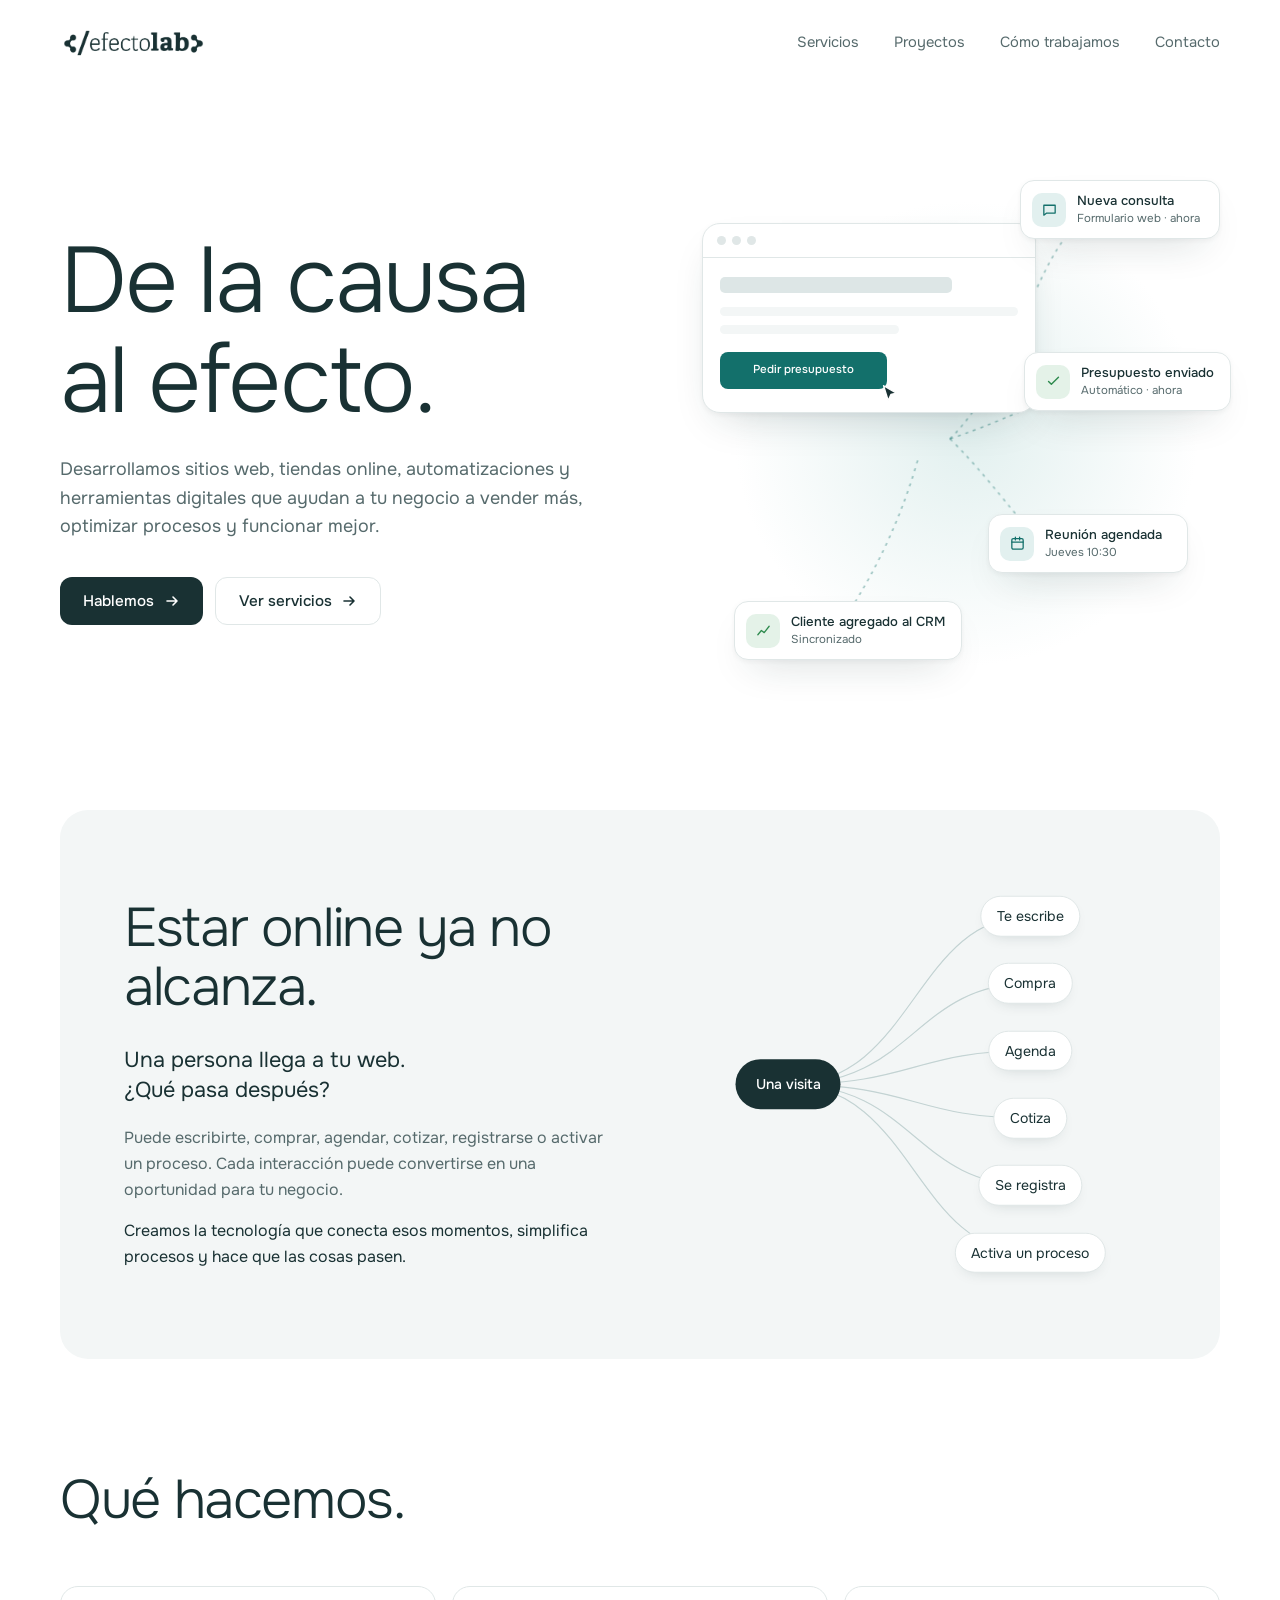
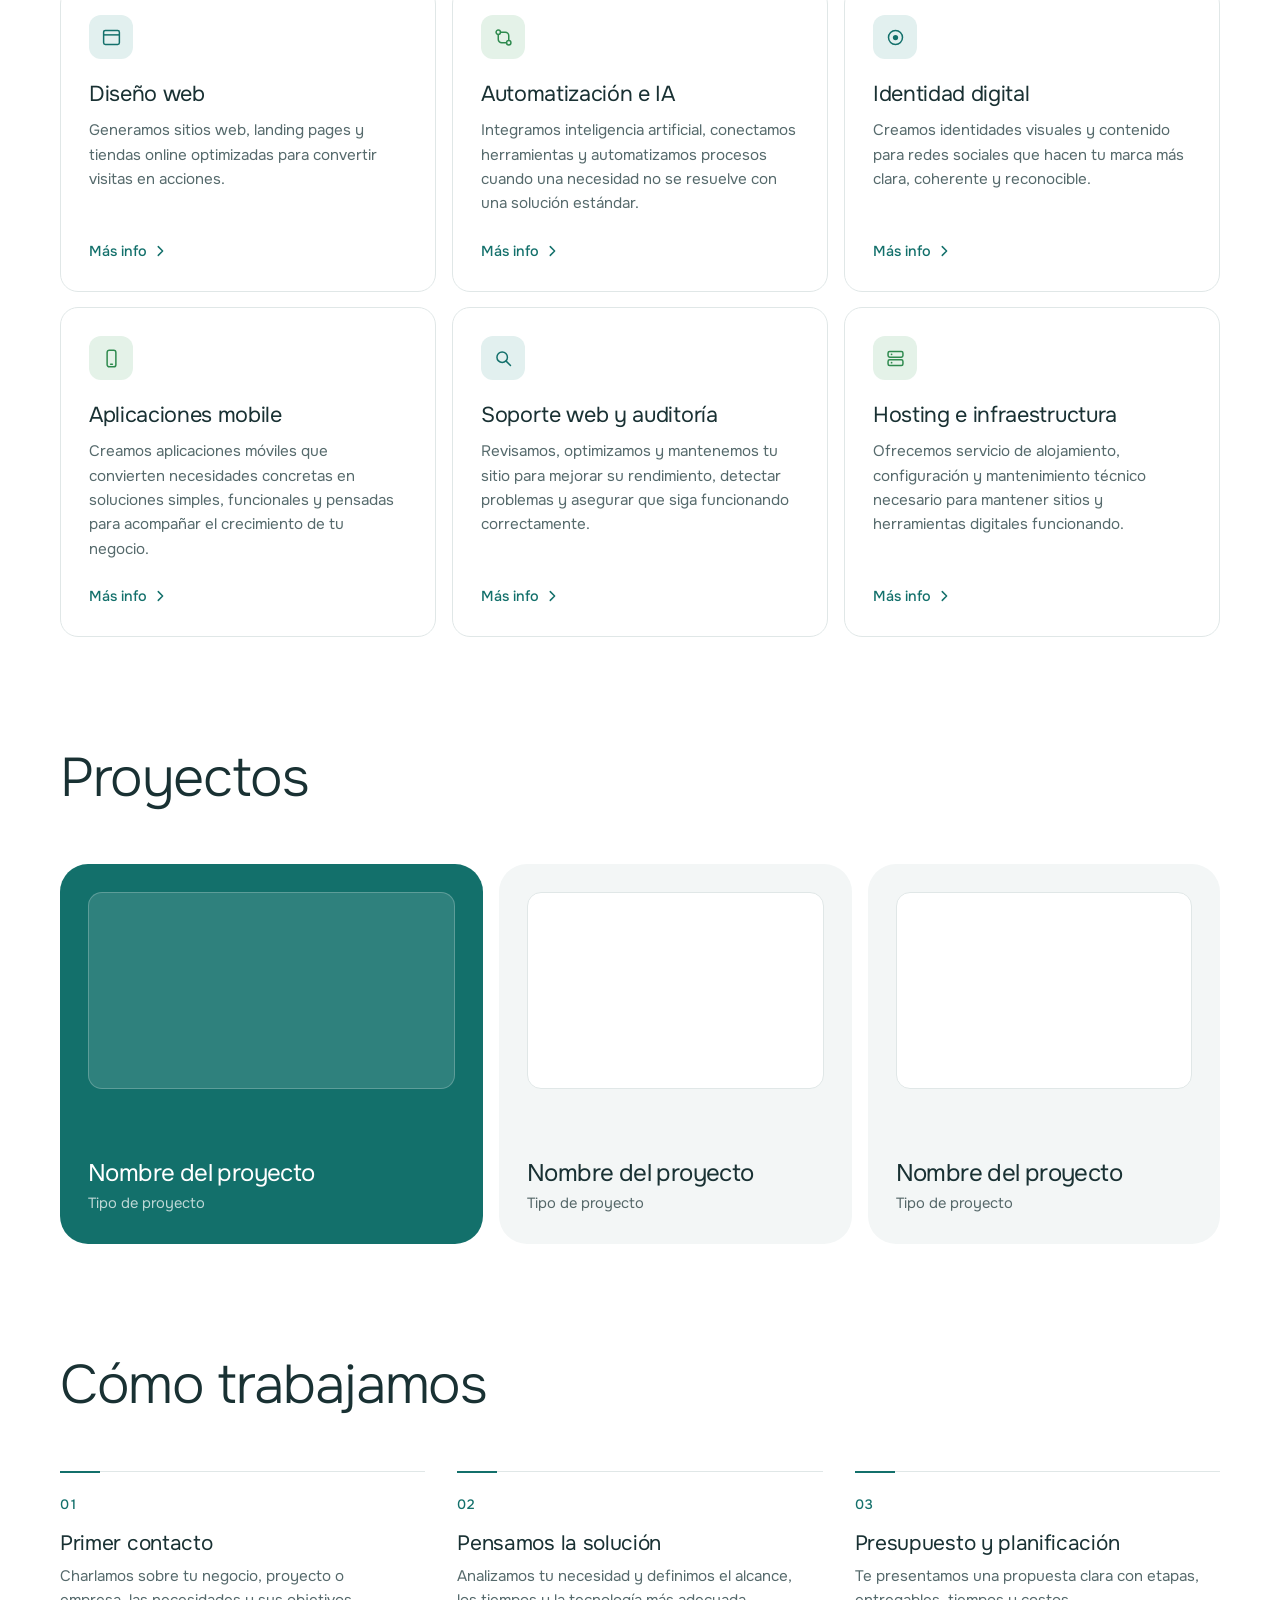
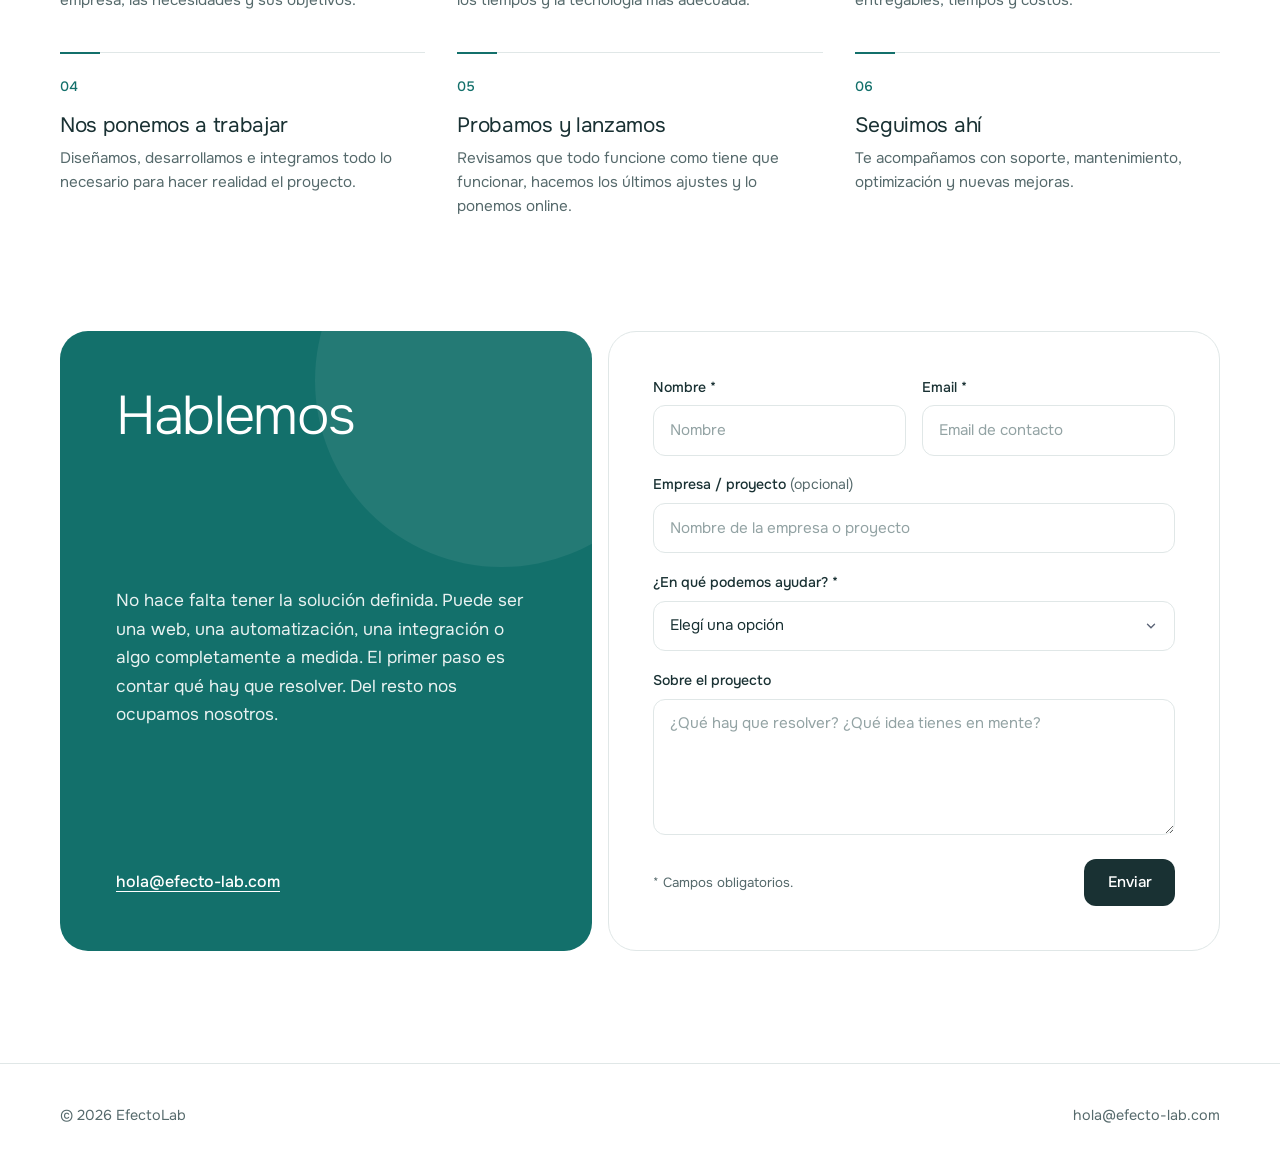
<file: index.html>
<!doctype html>
<html lang="es">
<head>
<meta charset="utf-8">
<meta name="viewport" content="width=device-width, initial-scale=1">
<title>EfectoLab — De la causa al efecto.</title>
<meta name="description" content="Desarrollamos sitios web, tiendas online, automatizaciones y herramientas digitales que ayudan a tu negocio a vender más, optimizar procesos y funcionar mejor.">

<link rel="canonical" href="https://efecto-lab.com/">
<meta property="og:type" content="website">
<meta property="og:url" content="https://efecto-lab.com/">
<meta property="og:site_name" content="EfectoLab">
<meta property="og:locale" content="es_LA">
<meta property="og:title" content="EfectoLab — De la causa al efecto.">
<meta property="og:description" content="Sitios web, tiendas online, automatizaciones y herramientas digitales para tu negocio.">
<meta name="theme-color" content="#FFFFFF">

<link rel="icon" type="image/png" href="images/favicon.png">

<link rel="preconnect" href="https://fonts.googleapis.com">
<link rel="preconnect" href="https://fonts.gstatic.com" crossorigin>
<link rel="stylesheet" href="https://fonts.googleapis.com/css2?family=Onest:wght@300;400;500;600&display=swap">

<link rel="stylesheet" href="styles.css">
<script src="reveal.js" defer></script>
</head>

<body>

<header class="top">
  <div class="wrap">
    <a class="logo" href="#" aria-label="EfectoLab, inicio">
      <img src="images/logo.png" alt="" width="770" height="148">
    </a>
    <nav class="nav" aria-label="Principal">
      <a href="#servicios">Servicios</a>
      <a href="#proyectos">Proyectos</a>
      <a href="#proceso">Cómo trabajamos</a>
      <a href="#contacto">Contacto</a>
    </nav>
  </div>
</header>

<main>

  <!-- Hero -->
  <section class="hero">
    <div class="wrap">
      <div>
        <h1>De la causa<br>al efecto.</h1>
        <p class="lede">Desarrollamos sitios web, tiendas online, automatizaciones y herramientas digitales que ayudan a tu negocio a vender más, optimizar procesos y funcionar mejor.</p>
        <div class="actions">
          <a class="btn btn-primary" href="#contacto">Hablemos
            <svg viewBox="0 0 16 16" aria-hidden="true"><path d="M3 8h10M9 4l4 4-4 4" fill="none" stroke="currentColor" stroke-width="1.6" stroke-linecap="round" stroke-linejoin="round"/></svg>
          </a>
          <a class="btn btn-ghost" href="#servicios">Ver servicios
            <svg viewBox="0 0 16 16" aria-hidden="true"><path d="M3 8h10M9 4l4 4-4 4" fill="none" stroke="currentColor" stroke-width="1.6" stroke-linecap="round" stroke-linejoin="round"/></svg>
          </a>
        </div>
      </div>

      <!-- Illustration: a single click on a site sets off several business events -->
      <div class="chain" aria-hidden="true">
        <svg class="wire" viewBox="0 0 100 100" preserveAspectRatio="none">
          <path d="M50 52 C 62 40, 66 18, 74 12" vector-effect="non-scaling-stroke"/>
          <path d="M50 52 C 62 48, 68 44, 74 43" vector-effect="non-scaling-stroke"/>
          <path d="M50 52 C 60 62, 64 70, 70 73" vector-effect="non-scaling-stroke"/>
          <path d="M44 56 C 40 70, 34 80, 30 86" vector-effect="non-scaling-stroke"/>
        </svg>

        <div class="browser">
          <div class="browser-bar"><i></i><i></i><i></i></div>
          <div class="browser-body">
            <div class="ph title"></div>
            <div class="ph"></div>
            <div class="ph s"></div>
            <div class="cta">Pedir presupuesto
              <svg class="cursor" viewBox="0 0 24 24"><path d="M5 3l14 8-6 1.5L10 19z" fill="#193133" stroke="#fff" stroke-width="1.5" stroke-linejoin="round"/></svg>
            </div>
          </div>
        </div>

        <div class="note n1">
          <span class="ic"><svg viewBox="0 0 24 24"><path d="M4 6h16v11H8l-4 3z" fill="none" stroke="currentColor" stroke-width="1.8" stroke-linejoin="round"/></svg></span>
          <span><b>Nueva consulta</b><small>Formulario web · ahora</small></span>
        </div>
        <div class="note n2">
          <span class="ic g"><svg viewBox="0 0 24 24"><path d="M5 12l4 4 10-10" fill="none" stroke="currentColor" stroke-width="2" stroke-linecap="round" stroke-linejoin="round"/></svg></span>
          <span><b>Presupuesto enviado</b><small>Automático · ahora</small></span>
        </div>
        <div class="note n3">
          <span class="ic"><svg viewBox="0 0 24 24"><rect x="4" y="5" width="16" height="15" rx="2" fill="none" stroke="currentColor" stroke-width="1.8"/><path d="M4 10h16M9 3v4M15 3v4" stroke="currentColor" stroke-width="1.8" stroke-linecap="round"/></svg></span>
          <span><b>Reunión agendada</b><small>Jueves 10:30</small></span>
        </div>
        <div class="note n4">
          <span class="ic g"><svg viewBox="0 0 24 24"><path d="M4 18l5-6 4 3 7-9" fill="none" stroke="currentColor" stroke-width="1.8" stroke-linecap="round" stroke-linejoin="round"/></svg></span>
          <span><b>Cliente agregado al CRM</b><small>Sincronizado</small></span>
        </div>
      </div>
    </div>
  </section>

  <!-- Value proposition -->
  <section class="wrap" aria-labelledby="vp-title">
    <div class="panel" data-reveal>
      <div>
        <h2 class="h2" id="vp-title">Estar online ya no alcanza.</h2>
        <p class="question">Una persona llega a tu web.<br>¿Qué pasa después?</p>
        <p class="body">Puede escribirte, comprar, agendar, cotizar, registrarse o activar un proceso. Cada interacción puede convertirse en una oportunidad para tu negocio.</p>
        <p class="body">Creamos la tecnología que conecta esos momentos, simplifica procesos y hace que las cosas pasen.</p>
      </div>

      <div class="fan" aria-hidden="true">
        <svg viewBox="0 0 100 100" preserveAspectRatio="none">
          <path d="M24 50 C 50 50, 50 10, 74 10" vector-effect="non-scaling-stroke"/>
          <path d="M24 50 C 50 50, 50 26, 74 26" vector-effect="non-scaling-stroke"/>
          <path d="M24 50 C 50 50, 50 42, 74 42" vector-effect="non-scaling-stroke"/>
          <path d="M24 50 C 50 50, 50 58, 74 58" vector-effect="non-scaling-stroke"/>
          <path d="M24 50 C 50 50, 50 74, 74 74" vector-effect="non-scaling-stroke"/>
          <path d="M24 50 C 50 50, 50 90, 74 90" vector-effect="non-scaling-stroke"/>
        </svg>
        <span class="hub">Una visita</span>
        <span class="out" style="left:74%;top:10%">Te escribe</span>
        <span class="out" style="left:74%;top:26%">Compra</span>
        <span class="out" style="left:74%;top:42%">Agenda</span>
        <span class="out" style="left:74%;top:58%">Cotiza</span>
        <span class="out" style="left:74%;top:74%">Se registra</span>
        <span class="out" style="left:74%;top:90%">Activa un proceso</span>
      </div>
    </div>
  </section>

  <!-- Services -->
  <section class="section" id="servicios" aria-labelledby="sv-title">
    <div class="wrap">
      <div class="intro" data-reveal>
        <h2 class="h2" id="sv-title">Qué hacemos.</h2>
      </div>
      <ul class="services">
        <li class="service" data-reveal>
          <span class="ic" aria-hidden="true"><svg viewBox="0 0 24 24"><rect x="3" y="4" width="18" height="16" rx="2" fill="none" stroke="currentColor" stroke-width="1.7"/><path d="M3 9h18" stroke="currentColor" stroke-width="1.7"/></svg></span>
          <h3>Diseño web</h3>
          <p>Generamos sitios web, landing pages y tiendas online optimizadas para convertir visitas en acciones.</p>
          <a class="more" href="diseno-web.html" aria-label="Más info sobre diseño web">Más info <svg viewBox="0 0 16 16" aria-hidden="true"><path d="M6 3l5 5-5 5" fill="none" stroke="currentColor" stroke-width="1.7" stroke-linecap="round" stroke-linejoin="round"/></svg></a>
        </li>
        <li class="service" data-reveal>
          <span class="ic" aria-hidden="true"><svg viewBox="0 0 24 24"><circle cx="6" cy="6" r="2.5" fill="none" stroke="currentColor" stroke-width="1.7"/><circle cx="18" cy="18" r="2.5" fill="none" stroke="currentColor" stroke-width="1.7"/><path d="M8.5 6H14a4 4 0 0 1 4 4v5.5M15.5 18H10a4 4 0 0 1-4-4V8.5" fill="none" stroke="currentColor" stroke-width="1.7"/></svg></span>
          <h3>Automatización e IA</h3>
          <p>Integramos inteligencia artificial, conectamos herramientas y automatizamos procesos cuando una necesidad no se resuelve con una solución estándar.</p>
          <a class="more" href="automatizacion-ia.html" aria-label="Más info sobre automatización e IA">Más info <svg viewBox="0 0 16 16" aria-hidden="true"><path d="M6 3l5 5-5 5" fill="none" stroke="currentColor" stroke-width="1.7" stroke-linecap="round" stroke-linejoin="round"/></svg></a>
        </li>
        <li class="service" data-reveal>
          <span class="ic" aria-hidden="true"><svg viewBox="0 0 24 24"><circle cx="12" cy="12" r="8" fill="none" stroke="currentColor" stroke-width="1.7"/><circle cx="12" cy="12" r="3" fill="currentColor"/></svg></span>
          <h3>Identidad digital</h3>
          <p>Creamos identidades visuales y contenido para redes sociales que hacen tu marca más clara, coherente y reconocible.</p>
          <a class="more" href="identidad-digital.html" aria-label="Más info sobre identidad digital">Más info <svg viewBox="0 0 16 16" aria-hidden="true"><path d="M6 3l5 5-5 5" fill="none" stroke="currentColor" stroke-width="1.7" stroke-linecap="round" stroke-linejoin="round"/></svg></a>
        </li>
        <li class="service" data-reveal>
          <span class="ic" aria-hidden="true"><svg viewBox="0 0 24 24"><rect x="7" y="2.5" width="10" height="19" rx="2.5" fill="none" stroke="currentColor" stroke-width="1.7"/><path d="M11 18.5h2" stroke="currentColor" stroke-width="1.7" stroke-linecap="round"/></svg></span>
          <h3>Aplicaciones mobile</h3>
          <p>Creamos aplicaciones móviles que convierten necesidades concretas en soluciones simples, funcionales y pensadas para acompañar el crecimiento de tu negocio.</p>
          <a class="more" href="aplicaciones-mobile.html" aria-label="Más info sobre aplicaciones mobile">Más info <svg viewBox="0 0 16 16" aria-hidden="true"><path d="M6 3l5 5-5 5" fill="none" stroke="currentColor" stroke-width="1.7" stroke-linecap="round" stroke-linejoin="round"/></svg></a>
        </li>
        <li class="service" data-reveal>
          <span class="ic" aria-hidden="true"><svg viewBox="0 0 24 24"><circle cx="10.5" cy="10.5" r="6" fill="none" stroke="currentColor" stroke-width="1.7"/><path d="M15 15l5 5" stroke="currentColor" stroke-width="1.7" stroke-linecap="round"/></svg></span>
          <h3>Soporte web y auditoría</h3>
          <p>Revisamos, optimizamos y mantenemos tu sitio para mejorar su rendimiento, detectar problemas y asegurar que siga funcionando correctamente.</p>
          <a class="more" href="soporte-web-y-auditoria.html" aria-label="Más info sobre soporte web y auditoría">Más info <svg viewBox="0 0 16 16" aria-hidden="true"><path d="M6 3l5 5-5 5" fill="none" stroke="currentColor" stroke-width="1.7" stroke-linecap="round" stroke-linejoin="round"/></svg></a>
        </li>
        <li class="service" data-reveal>
          <span class="ic" aria-hidden="true"><svg viewBox="0 0 24 24"><rect x="3.5" y="4" width="17" height="6.5" rx="1.8" fill="none" stroke="currentColor" stroke-width="1.7"/><rect x="3.5" y="13.5" width="17" height="6.5" rx="1.8" fill="none" stroke="currentColor" stroke-width="1.7"/><circle cx="7.5" cy="7.25" r="1" fill="currentColor"/><circle cx="7.5" cy="16.75" r="1" fill="currentColor"/></svg></span>
          <h3>Hosting e infraestructura</h3>
          <p>Ofrecemos servicio de alojamiento, configuración y mantenimiento técnico necesario para mantener sitios y herramientas digitales funcionando.</p>
          <a class="more" href="hosting-infraestructura.html" aria-label="Más info sobre hosting e infraestructura">Más info <svg viewBox="0 0 16 16" aria-hidden="true"><path d="M6 3l5 5-5 5" fill="none" stroke="currentColor" stroke-width="1.7" stroke-linecap="round" stroke-linejoin="round"/></svg></a>
        </li>
      </ul>
    </div>
  </section>

  <!-- Projects: placeholders until real cases are ready -->
  <section class="section" id="proyectos" aria-labelledby="pj-title" style="padding-top:0">
    <div class="wrap">
      <div class="intro" data-reveal>
        <h2 class="h2" id="pj-title">Proyectos</h2>
      </div>
      <div class="projects">
        <article class="project">
          <h3>Nombre del proyecto</h3>
          <p>Tipo de proyecto</p>
        </article>
        <article class="project">
          <h3>Nombre del proyecto</h3>
          <p>Tipo de proyecto</p>
        </article>
        <article class="project">
          <h3>Nombre del proyecto</h3>
          <p>Tipo de proyecto</p>
        </article>
      </div>
    </div>
  </section>

  <!-- Process -->
  <section class="section" id="proceso" aria-labelledby="pr-title" style="padding-top:0">
    <div class="wrap">
      <div class="intro" data-reveal>
        <h2 class="h2" id="pr-title">Cómo trabajamos</h2>
      </div>
      <ol class="steps">
        <li class="step"><h3>Primer contacto</h3><p>Charlamos sobre tu negocio, proyecto o empresa, las necesidades y sus objetivos.</p></li>
        <li class="step"><h3>Pensamos la solución</h3><p>Analizamos tu necesidad y definimos el alcance, los tiempos y la tecnología más adecuada.</p></li>
        <li class="step"><h3>Presupuesto y planificación</h3><p>Te presentamos una propuesta clara con etapas, entregables, tiempos y costos.</p></li>
        <li class="step"><h3>Nos ponemos a trabajar</h3><p>Diseñamos, desarrollamos e integramos todo lo necesario para hacer realidad el proyecto.</p></li>
        <li class="step"><h3>Probamos y lanzamos</h3><p>Revisamos que todo funcione como tiene que funcionar, hacemos los últimos ajustes y lo ponemos online.</p></li>
        <li class="step"><h3>Seguimos ahí</h3><p>Te acompañamos con soporte, mantenimiento, optimización y nuevas mejoras.</p></li>
      </ol>
    </div>
  </section>

  <!-- Contact -->
  <section id="contacto" aria-labelledby="ct-title">
    <div class="wrap contact">
      <div class="contact-copy">
        <h2 class="h2" id="ct-title">Hablemos</h2>
        <p>No hace falta tener la solución definida. Puede ser una web, una automatización, una integración o algo completamente a medida. El primer paso es contar qué hay que resolver. Del resto nos ocupamos nosotros.</p>
        <a href="mailto:hola@efecto-lab.com">hola@efecto-lab.com</a>
      </div>

      <!-- ponytail: mailto opens the visitor's mail client; swap action for a form endpoint (Formspree, Netlify, own API) when there is one -->
      <form class="form" action="mailto:hola@efecto-lab.com" method="post" enctype="text/plain">
        <div class="field">
          <label for="f-name">Nombre *</label>
          <input id="f-name" name="nombre" placeholder="Nombre" autocomplete="name" required>
        </div>
        <div class="field">
          <label for="f-email">Email *</label>
          <input id="f-email" name="email" type="email" placeholder="Email de contacto" autocomplete="email" required>
        </div>
        <div class="field full">
          <label for="f-company">Empresa / proyecto <span>(opcional)</span></label>
          <input id="f-company" name="empresa" placeholder="Nombre de la empresa o proyecto" autocomplete="organization">
        </div>
        <div class="field full">
          <label for="f-topic">¿En qué podemos ayudar? *</label>
          <select id="f-topic" name="servicio" required>
            <option value="" disabled selected>Elegí una opción</option>
            <option>Diseño web</option>
            <option>Automatización e IA</option>
            <option>Aplicaciones mobile</option>
            <option>Soporte y auditoría</option>
            <option>Hosting e infraestructura</option>
            <option>Redes sociales</option>
            <option>Otro</option>
          </select>
        </div>
        <div class="field full">
          <label for="f-msg">Sobre el proyecto</label>
          <textarea id="f-msg" name="mensaje" placeholder="¿Qué hay que resolver? ¿Qué idea tienes en mente?"></textarea>
        </div>
        <div class="form-foot">
          <small>* Campos obligatorios.</small>
          <button class="btn btn-primary" type="submit">Enviar</button>
        </div>
      </form>
    </div>
  </section>

</main>

<footer class="foot">
  <div class="wrap">
    <span>© 2026 EfectoLab</span>
    <a href="mailto:hola@efecto-lab.com">hola@efecto-lab.com</a>
  </div>
</footer>

</body>
</html>
</file>
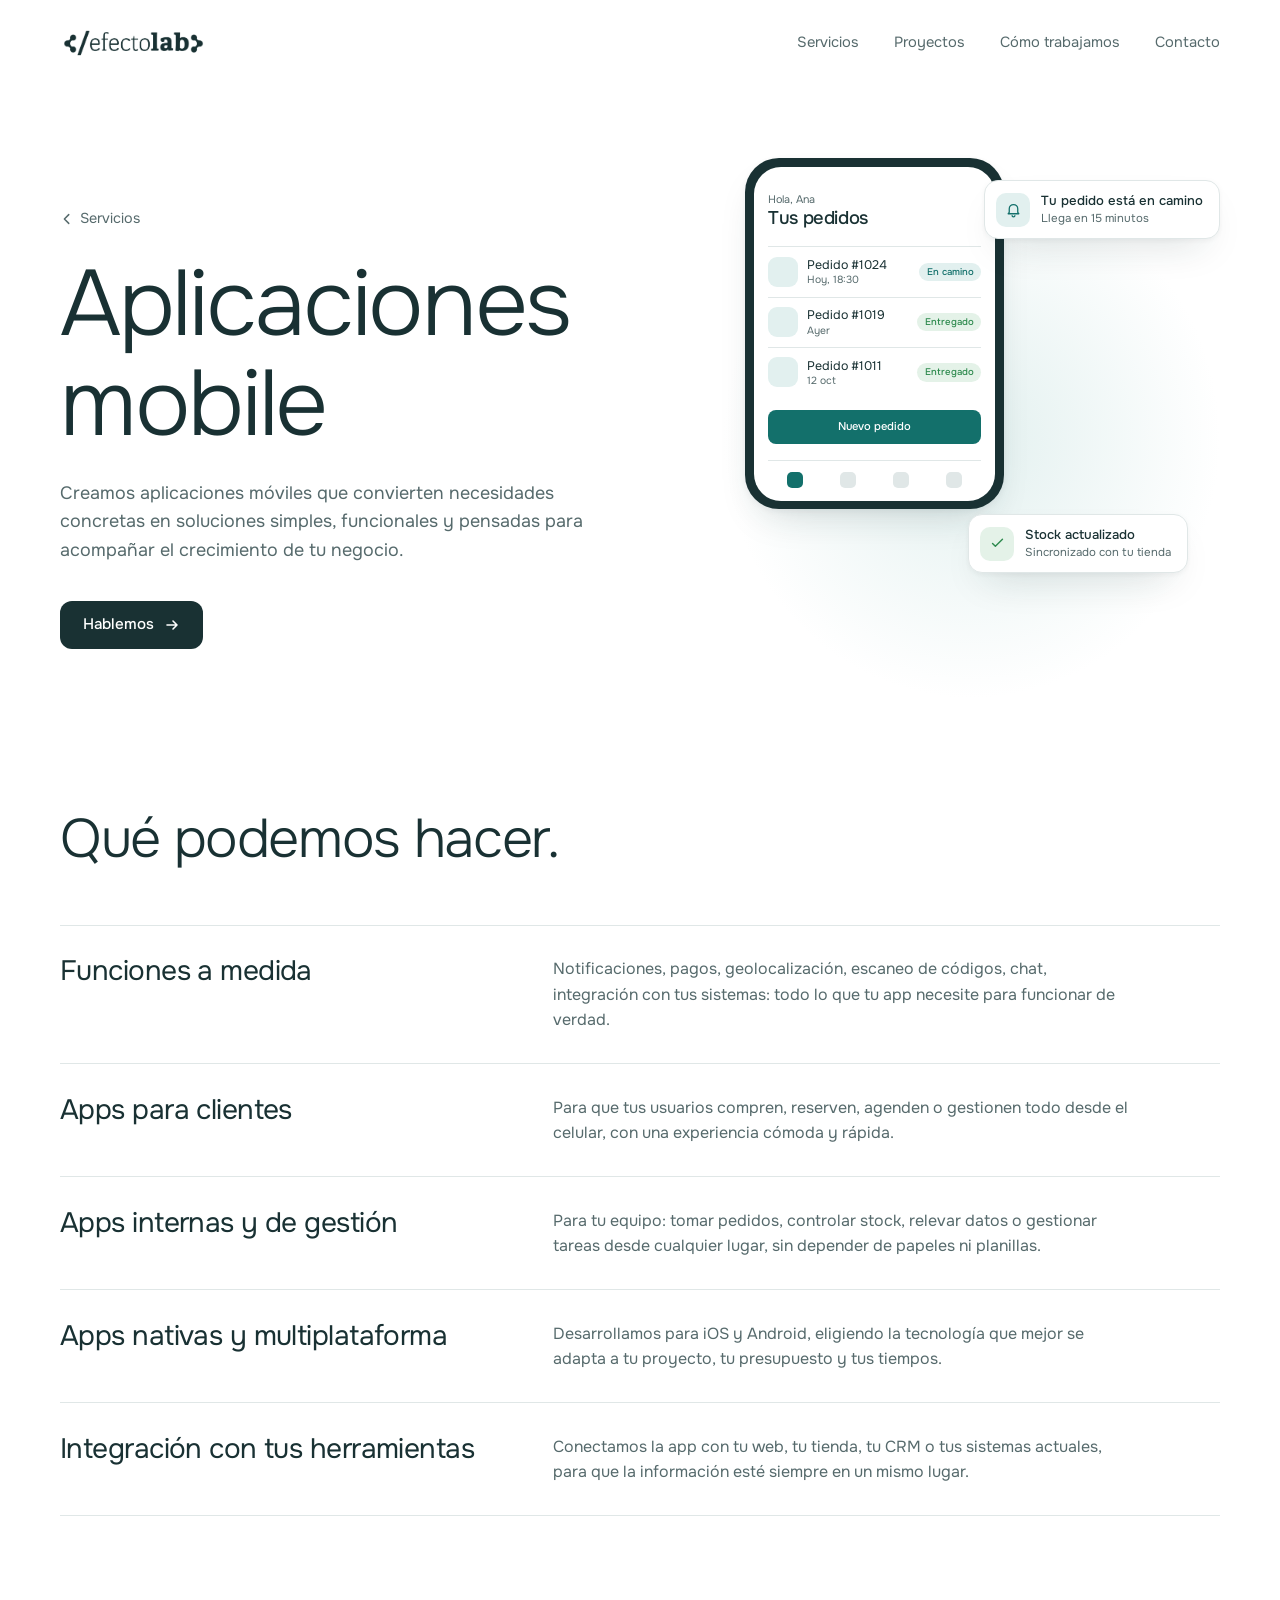
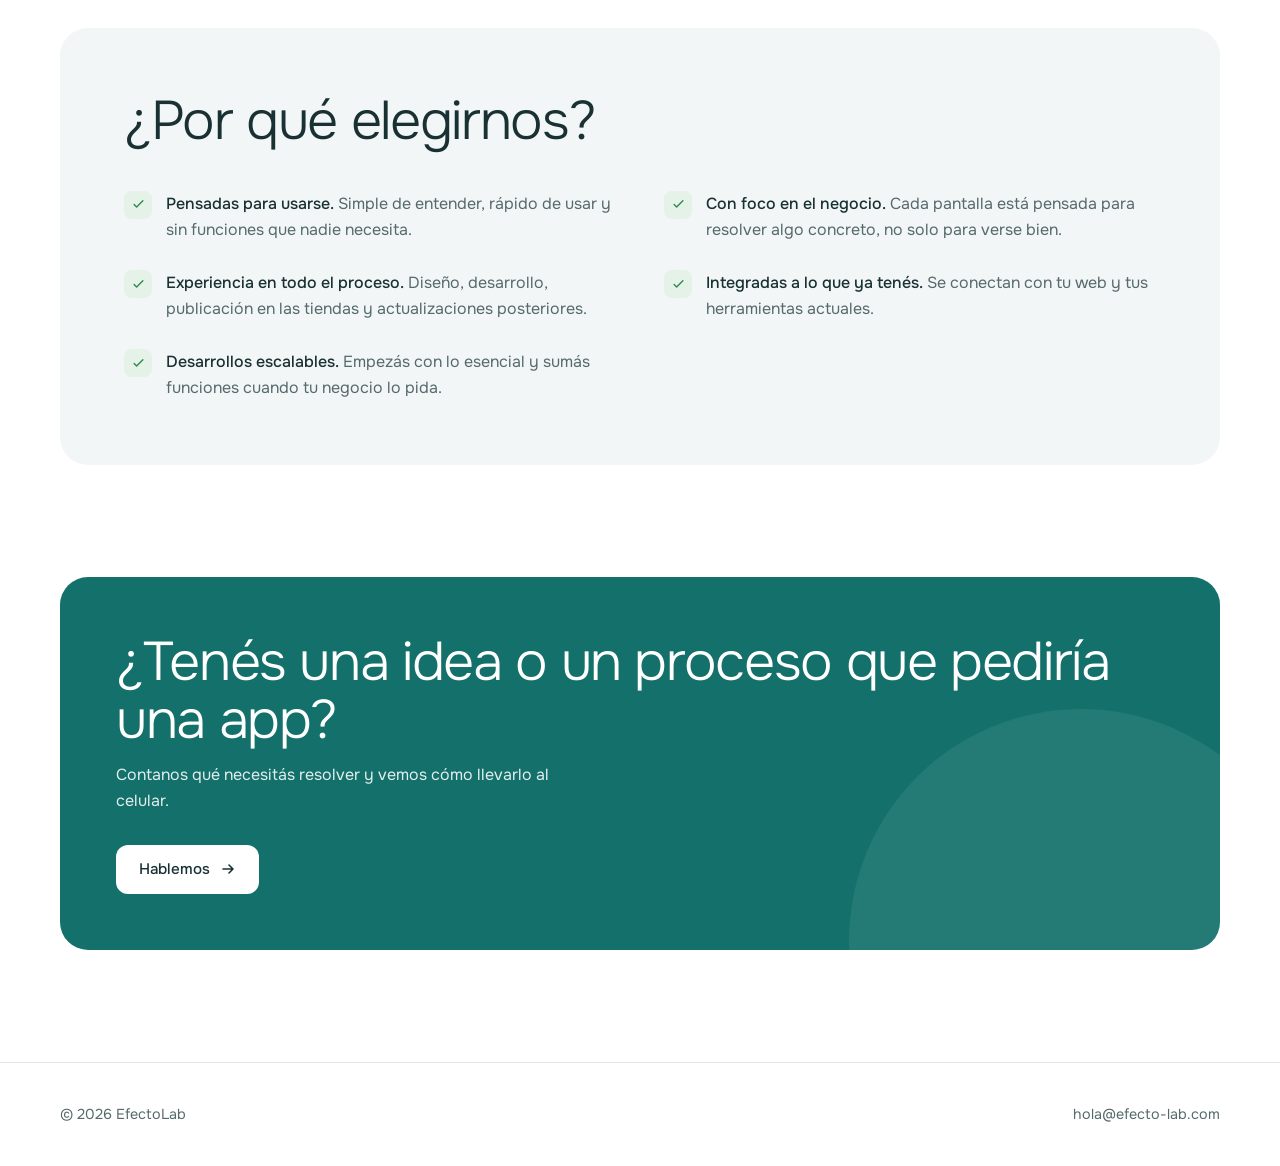
<file: aplicaciones-mobile.html>
<!doctype html>
<html lang="es">
<head>
<meta charset="utf-8">
<meta name="viewport" content="width=device-width, initial-scale=1">
<title>Aplicaciones mobile — EfectoLab</title>
<meta name="description" content="Creamos aplicaciones móviles que convierten necesidades concretas en soluciones simples, funcionales y pensadas para acompañar el crecimiento de tu negocio.">

<link rel="canonical" href="https://efecto-lab.com/aplicaciones-mobile.html">
<meta property="og:type" content="website">
<meta property="og:url" content="https://efecto-lab.com/aplicaciones-mobile.html">
<meta property="og:site_name" content="EfectoLab">
<meta property="og:locale" content="es_LA">
<meta property="og:title" content="Aplicaciones mobile — EfectoLab">
<meta property="og:description" content="Apps para iOS y Android, para tus clientes o tu equipo, integradas con tus herramientas.">
<meta name="theme-color" content="#FFFFFF">

<link rel="icon" type="image/png" href="images/favicon.png">

<link rel="preconnect" href="https://fonts.googleapis.com">
<link rel="preconnect" href="https://fonts.gstatic.com" crossorigin>
<link rel="stylesheet" href="https://fonts.googleapis.com/css2?family=Onest:wght@300;400;500;600&display=swap">
<link rel="stylesheet" href="styles.css">
</head>

<body>

<header class="top">
  <div class="wrap">
    <a class="logo" href="index.html" aria-label="EfectoLab, inicio">
      <img src="images/logo.png" alt="" width="770" height="148">
    </a>
    <nav class="nav" aria-label="Principal">
      <a href="index.html#servicios" aria-current="page">Servicios</a>
      <a href="index.html#proyectos">Proyectos</a>
      <a href="index.html#proceso">Cómo trabajamos</a>
      <a href="index.html#contacto">Contacto</a>
    </nav>
  </div>
</header>

<main>

  <!-- Hero -->
  <section class="hero">
    <div class="wrap">
      <div>
        <a class="back" href="index.html#servicios">
          <svg viewBox="0 0 16 16" aria-hidden="true"><path d="M10 3L5 8l5 5" fill="none" stroke="currentColor" stroke-width="1.7" stroke-linecap="round" stroke-linejoin="round"/></svg>
          Servicios
        </a>
        <h1>Aplicaciones mobile</h1>
        <p class="lede">Creamos aplicaciones móviles que convierten necesidades concretas en soluciones simples, funcionales y pensadas para acompañar el crecimiento de tu negocio.</p>
        <div class="actions">
          <a class="btn btn-primary" href="index.html#contacto">Hablemos
            <svg viewBox="0 0 16 16" aria-hidden="true"><path d="M3 8h10M9 4l4 4-4 4" fill="none" stroke="currentColor" stroke-width="1.6" stroke-linecap="round" stroke-linejoin="round"/></svg>
          </a>
        </div>
      </div>

      <!-- Illustration: an app screen plus the notifications it sends -->
      <div class="app" aria-hidden="true">
        <div class="phone">
          <div class="phone-screen">
            <div class="app-head"><small>Hola, Ana</small><b>Tus pedidos</b></div>
            <ul class="app-list">
              <li><i></i><span>Pedido #1024<small>Hoy, 18:30</small></span><em>En camino</em></li>
              <li><i></i><span>Pedido #1019<small>Ayer</small></span><em class="done">Entregado</em></li>
              <li><i></i><span>Pedido #1011<small>12 oct</small></span><em class="done">Entregado</em></li>
            </ul>
            <div class="cta">Nuevo pedido</div>
            <div class="app-tabs"><i class="on"></i><i></i><i></i><i></i></div>
          </div>
        </div>

        <div class="note n1">
          <span class="ic"><svg viewBox="0 0 24 24"><path d="M6 16v-5a6 6 0 0 1 12 0v5l1.5 2h-15zM10 20.5a2 2 0 0 0 4 0" fill="none" stroke="currentColor" stroke-width="1.8" stroke-linecap="round" stroke-linejoin="round"/></svg></span>
          <span><b>Tu pedido está en camino</b><small>Llega en 15 minutos</small></span>
        </div>
        <div class="note n3">
          <span class="ic g"><svg viewBox="0 0 24 24"><path d="M5 12l4 4 10-10" fill="none" stroke="currentColor" stroke-width="2" stroke-linecap="round" stroke-linejoin="round"/></svg></span>
          <span><b>Stock actualizado</b><small>Sincronizado con tu tienda</small></span>
        </div>
      </div>
    </div>
  </section>

  <!-- What we do -->
  <section class="section" aria-labelledby="types-title" style="padding-top:0">
    <div class="wrap">
      <div class="intro">
        <h2 class="h2" id="types-title">Qué podemos hacer.</h2>
      </div>
      <ul class="rows">
        <li class="row">
          <h3>Funciones a medida</h3>
          <p>Notificaciones, pagos, geolocalización, escaneo de códigos, chat, integración con tus sistemas: todo lo que tu app necesite para funcionar de verdad.</p>
        </li>
        <li class="row">
          <h3>Apps para clientes</h3>
          <p>Para que tus usuarios compren, reserven, agenden o gestionen todo desde el celular, con una experiencia cómoda y rápida.</p>
        </li>
        <li class="row">
          <h3>Apps internas y de gestión</h3>
          <p>Para tu equipo: tomar pedidos, controlar stock, relevar datos o gestionar tareas desde cualquier lugar, sin depender de papeles ni planillas.</p>
        </li>
        <li class="row">
          <h3>Apps nativas y multiplataforma</h3>
          <p>Desarrollamos para iOS y Android, eligiendo la tecnología que mejor se adapta a tu proyecto, tu presupuesto y tus tiempos.</p>
        </li>
        <li class="row">
          <h3>Integración con tus herramientas</h3>
          <p>Conectamos la app con tu web, tu tienda, tu CRM o tus sistemas actuales, para que la información esté siempre en un mismo lugar.</p>
        </li>
      </ul>
    </div>
  </section>

  <!-- Reasons -->
  <section class="wrap" aria-labelledby="why-title">
    <div class="panel panel-stack">
      <h2 class="h2" id="why-title">¿Por qué elegirnos?</h2>
      <ul class="reasons">
        <li><span class="ic" aria-hidden="true"><svg viewBox="0 0 24 24"><path d="M5 12l4 4 10-10" fill="none" stroke="currentColor" stroke-width="2.2" stroke-linecap="round" stroke-linejoin="round"/></svg></span>
          <p><b>Pensadas para usarse.</b> Simple de entender, rápido de usar y sin funciones que nadie necesita.</p></li>
        <li><span class="ic" aria-hidden="true"><svg viewBox="0 0 24 24"><path d="M5 12l4 4 10-10" fill="none" stroke="currentColor" stroke-width="2.2" stroke-linecap="round" stroke-linejoin="round"/></svg></span>
          <p><b>Con foco en el negocio.</b> Cada pantalla está pensada para resolver algo concreto, no solo para verse bien.</p></li>
        <li><span class="ic" aria-hidden="true"><svg viewBox="0 0 24 24"><path d="M5 12l4 4 10-10" fill="none" stroke="currentColor" stroke-width="2.2" stroke-linecap="round" stroke-linejoin="round"/></svg></span>
          <p><b>Experiencia en todo el proceso.</b> Diseño, desarrollo, publicación en las tiendas y actualizaciones posteriores.</p></li>
        <li><span class="ic" aria-hidden="true"><svg viewBox="0 0 24 24"><path d="M5 12l4 4 10-10" fill="none" stroke="currentColor" stroke-width="2.2" stroke-linecap="round" stroke-linejoin="round"/></svg></span>
          <p><b>Integradas a lo que ya tenés.</b> Se conectan con tu web y tus herramientas actuales.</p></li>
        <li><span class="ic" aria-hidden="true"><svg viewBox="0 0 24 24"><path d="M5 12l4 4 10-10" fill="none" stroke="currentColor" stroke-width="2.2" stroke-linecap="round" stroke-linejoin="round"/></svg></span>
          <p><b>Desarrollos escalables.</b> Empezás con lo esencial y sumás funciones cuando tu negocio lo pida.</p></li>
      </ul>
    </div>
  </section>

  <!-- Closing CTA -->
  <section class="section" aria-labelledby="cta-title" style="padding-bottom:0">
    <div class="wrap">
      <div class="cta-band">
        <div>
          <h2 class="h2" id="cta-title">¿Tenés una idea o un proceso que pediría una app?</h2>
          <p>Contanos qué necesitás resolver y vemos cómo llevarlo al celular.</p>
        </div>
        <a class="btn" href="index.html#contacto">Hablemos
          <svg viewBox="0 0 16 16" aria-hidden="true"><path d="M3 8h10M9 4l4 4-4 4" fill="none" stroke="currentColor" stroke-width="1.6" stroke-linecap="round" stroke-linejoin="round"/></svg>
        </a>
      </div>
    </div>
  </section>

</main>

<footer class="foot">
  <div class="wrap">
    <span>© 2026 EfectoLab</span>
    <a href="mailto:hola@efecto-lab.com">hola@efecto-lab.com</a>
  </div>
</footer>

</body>
</html>
</file>
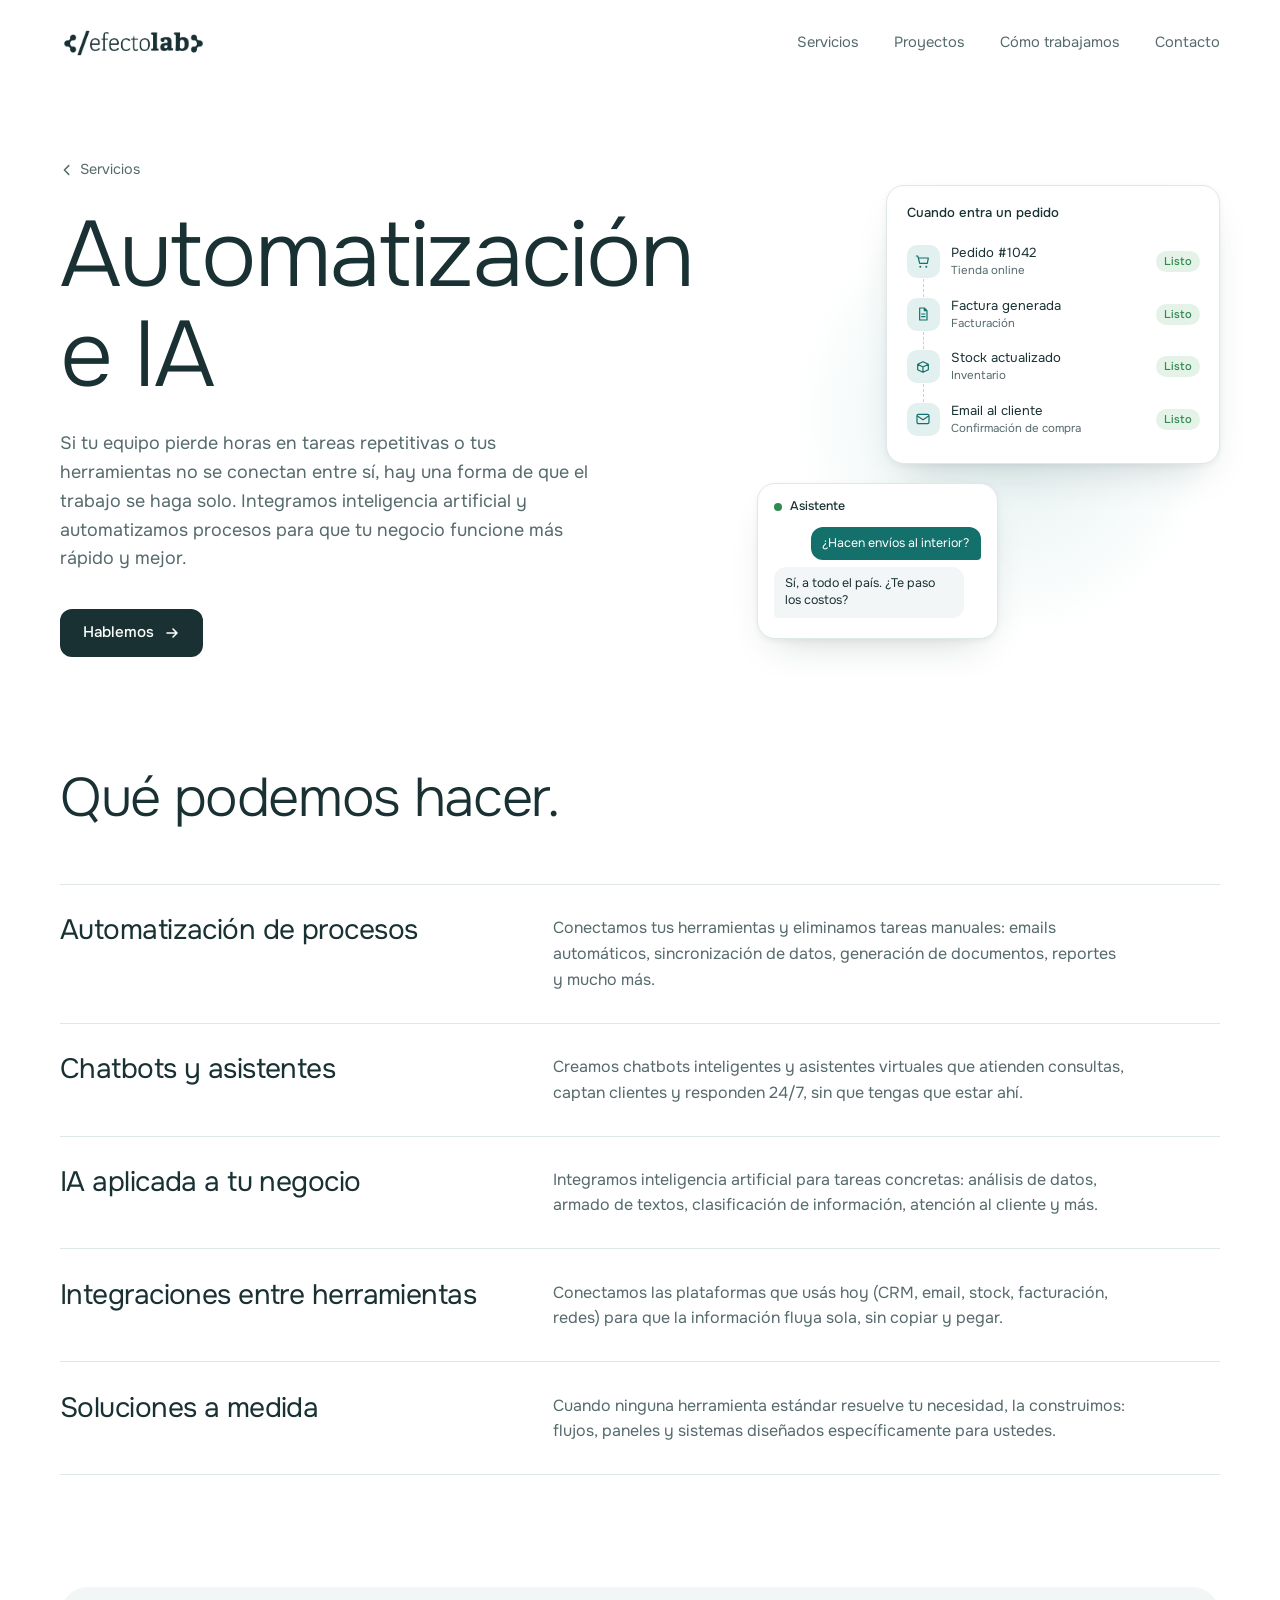
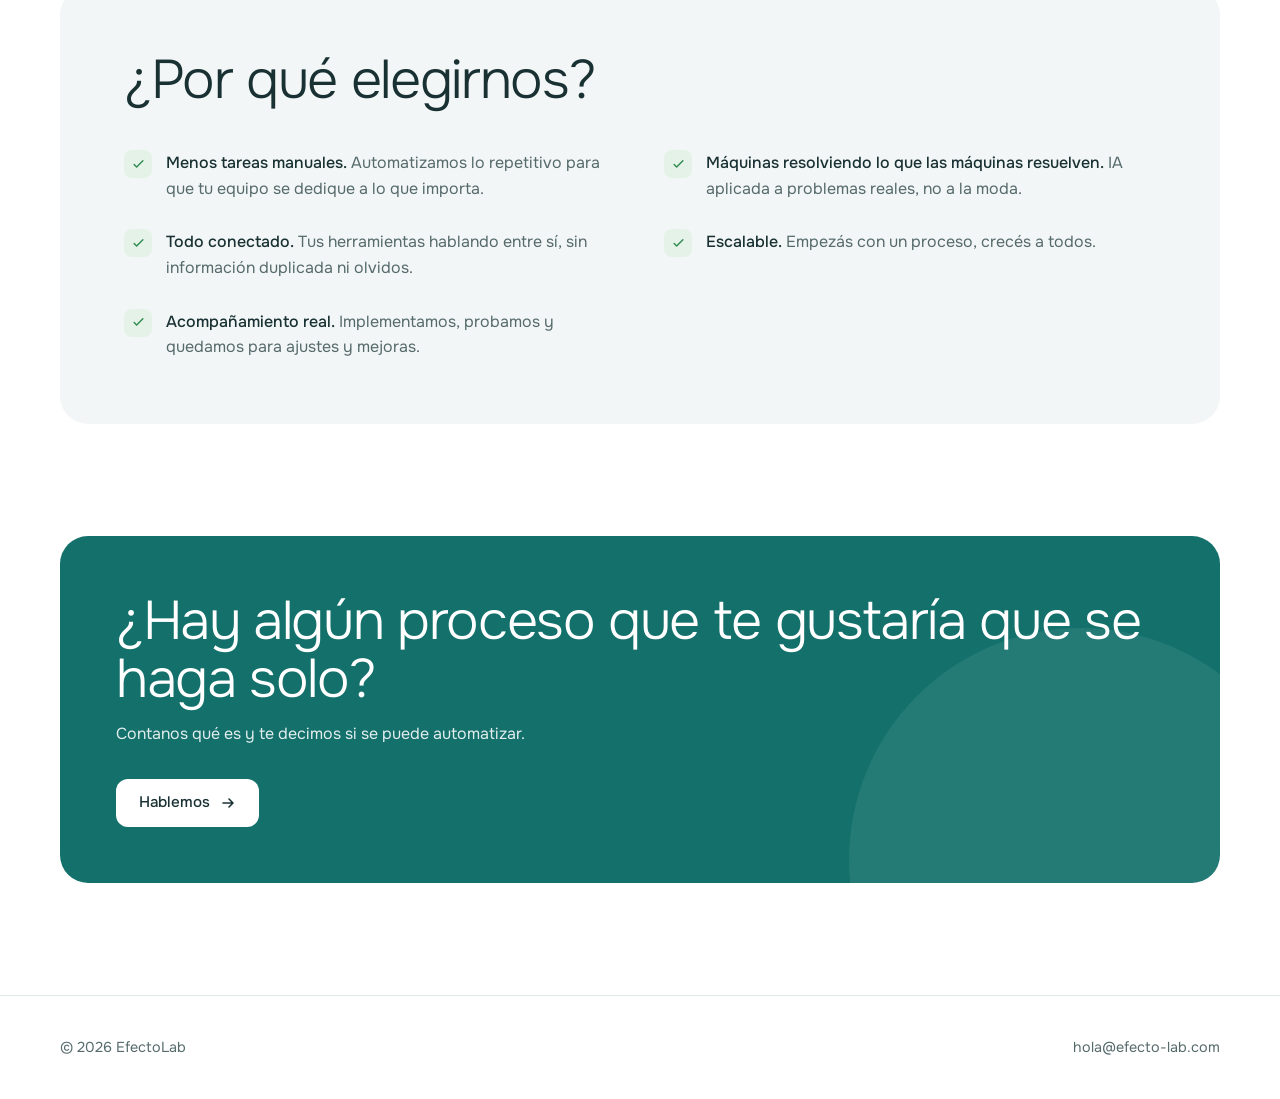
<file: automatizacion-ia.html>
<!doctype html>
<html lang="es">
<head>
<meta charset="utf-8">
<meta name="viewport" content="width=device-width, initial-scale=1">
<title>Automatización e IA — EfectoLab</title>
<meta name="description" content="Automatizamos procesos, conectamos tus herramientas e integramos inteligencia artificial para que tu negocio funcione más rápido y mejor.">

<link rel="canonical" href="https://efecto-lab.com/automatizacion-ia.html">
<meta property="og:type" content="website">
<meta property="og:url" content="https://efecto-lab.com/automatizacion-ia.html">
<meta property="og:site_name" content="EfectoLab">
<meta property="og:locale" content="es_LA">
<meta property="og:title" content="Automatización e IA — EfectoLab">
<meta property="og:description" content="Procesos automáticos, herramientas conectadas e IA aplicada a tareas concretas de tu negocio.">
<meta name="theme-color" content="#FFFFFF">

<link rel="icon" type="image/png" href="images/favicon.png">

<link rel="preconnect" href="https://fonts.googleapis.com">
<link rel="preconnect" href="https://fonts.gstatic.com" crossorigin>
<link rel="stylesheet" href="https://fonts.googleapis.com/css2?family=Onest:wght@300;400;500;600&display=swap">
<link rel="stylesheet" href="styles.css">
</head>

<body>

<header class="top">
  <div class="wrap">
    <a class="logo" href="index.html" aria-label="EfectoLab, inicio">
      <img src="images/logo.png" alt="" width="770" height="148">
    </a>
    <nav class="nav" aria-label="Principal">
      <a href="index.html#servicios" aria-current="page">Servicios</a>
      <a href="index.html#proyectos">Proyectos</a>
      <a href="index.html#proceso">Cómo trabajamos</a>
      <a href="index.html#contacto">Contacto</a>
    </nav>
  </div>
</header>

<main>

  <!-- Hero -->
  <section class="hero">
    <div class="wrap">
      <div>
        <a class="back" href="index.html#servicios">
          <svg viewBox="0 0 16 16" aria-hidden="true"><path d="M10 3L5 8l5 5" fill="none" stroke="currentColor" stroke-width="1.7" stroke-linecap="round" stroke-linejoin="round"/></svg>
          Servicios
        </a>
        <h1>Automatización e IA</h1>
        <p class="lede">Si tu equipo pierde horas en tareas repetitivas o tus herramientas no se conectan entre sí, hay una forma de que el trabajo se haga solo. Integramos inteligencia artificial y automatizamos procesos para que tu negocio funcione más rápido y mejor.</p>
        <div class="actions">
          <a class="btn btn-primary" href="index.html#contacto">Hablemos
            <svg viewBox="0 0 16 16" aria-hidden="true"><path d="M3 8h10M9 4l4 4-4 4" fill="none" stroke="currentColor" stroke-width="1.6" stroke-linecap="round" stroke-linejoin="round"/></svg>
          </a>
        </div>
      </div>

      <!-- Illustration: one sale runs a whole workflow; an assistant answers in parallel -->
      <div class="flow" aria-hidden="true">
        <div class="flow-card">
          <b>Cuando entra un pedido</b>
          <ol class="flow-steps">
            <li>
              <span class="ic"><svg viewBox="0 0 24 24"><path d="M5 6h15l-1.5 8H7z M5 6L4 3H2" fill="none" stroke="currentColor" stroke-width="1.8" stroke-linejoin="round" stroke-linecap="round"/><circle cx="8" cy="19" r="1.5" fill="currentColor"/><circle cx="17" cy="19" r="1.5" fill="currentColor"/></svg></span>
              <span>Pedido #1042<br><small>Tienda online</small></span>
              <em>Listo</em>
            </li>
            <li>
              <span class="ic"><svg viewBox="0 0 24 24"><path d="M7 3h7l4 4v14H7z M14 3v4h4 M10 12h5M10 16h5" fill="none" stroke="currentColor" stroke-width="1.8" stroke-linejoin="round" stroke-linecap="round"/></svg></span>
              <span>Factura generada<br><small>Facturación</small></span>
              <em>Listo</em>
            </li>
            <li>
              <span class="ic"><svg viewBox="0 0 24 24"><path d="M4 8l8-4 8 4v8l-8 4-8-4z M4 8l8 4 8-4 M12 12v8" fill="none" stroke="currentColor" stroke-width="1.8" stroke-linejoin="round"/></svg></span>
              <span>Stock actualizado<br><small>Inventario</small></span>
              <em>Listo</em>
            </li>
            <li>
              <span class="ic"><svg viewBox="0 0 24 24"><rect x="3" y="5" width="18" height="14" rx="2" fill="none" stroke="currentColor" stroke-width="1.8"/><path d="M3 7l9 6 9-6" fill="none" stroke="currentColor" stroke-width="1.8" stroke-linejoin="round"/></svg></span>
              <span>Email al cliente<br><small>Confirmación de compra</small></span>
              <em>Listo</em>
            </li>
          </ol>
        </div>

        <div class="chat">
          <div class="chat-head"><i></i>Asistente</div>
          <p class="bubble me">¿Hacen envíos al interior?</p>
          <p class="bubble">Sí, a todo el país. ¿Te paso los costos?</p>
        </div>
      </div>
    </div>
  </section>

  <!-- What we automate -->
  <section class="section" aria-labelledby="types-title" style="padding-top:0">
    <div class="wrap">
      <div class="intro">
        <h2 class="h2" id="types-title">Qué podemos hacer.</h2>
      </div>
      <ul class="rows">
        <li class="row">
          <h3>Automatización de procesos</h3>
          <p>Conectamos tus herramientas y eliminamos tareas manuales: emails automáticos, sincronización de datos, generación de documentos, reportes y mucho más.</p>
        </li>
        <li class="row">
          <h3>Chatbots y asistentes</h3>
          <p>Creamos chatbots inteligentes y asistentes virtuales que atienden consultas, captan clientes y responden 24/7, sin que tengas que estar ahí.</p>
        </li>
        <li class="row">
          <h3>IA aplicada a tu negocio</h3>
          <p>Integramos inteligencia artificial para tareas concretas: análisis de datos, armado de textos, clasificación de información, atención al cliente y más.</p>
        </li>
        <li class="row">
          <h3>Integraciones entre herramientas</h3>
          <p>Conectamos las plataformas que usás hoy (CRM, email, stock, facturación, redes) para que la información fluya sola, sin copiar y pegar.</p>
        </li>
        <li class="row">
          <h3>Soluciones a medida</h3>
          <p>Cuando ninguna herramienta estándar resuelve tu necesidad, la construimos: flujos, paneles y sistemas diseñados específicamente para ustedes.</p>
        </li>
      </ul>
    </div>
  </section>

  <!-- Reasons -->
  <section class="wrap" aria-labelledby="why-title">
    <div class="panel panel-stack">
      <h2 class="h2" id="why-title">¿Por qué elegirnos?</h2>
      <ul class="reasons">
        <li><span class="ic" aria-hidden="true"><svg viewBox="0 0 24 24"><path d="M5 12l4 4 10-10" fill="none" stroke="currentColor" stroke-width="2.2" stroke-linecap="round" stroke-linejoin="round"/></svg></span>
          <p><b>Menos tareas manuales.</b> Automatizamos lo repetitivo para que tu equipo se dedique a lo que importa.</p></li>
        <li><span class="ic" aria-hidden="true"><svg viewBox="0 0 24 24"><path d="M5 12l4 4 10-10" fill="none" stroke="currentColor" stroke-width="2.2" stroke-linecap="round" stroke-linejoin="round"/></svg></span>
          <p><b>Máquinas resolviendo lo que las máquinas resuelven.</b> IA aplicada a problemas reales, no a la moda.</p></li>
        <li><span class="ic" aria-hidden="true"><svg viewBox="0 0 24 24"><path d="M5 12l4 4 10-10" fill="none" stroke="currentColor" stroke-width="2.2" stroke-linecap="round" stroke-linejoin="round"/></svg></span>
          <p><b>Todo conectado.</b> Tus herramientas hablando entre sí, sin información duplicada ni olvidos.</p></li>
        <li><span class="ic" aria-hidden="true"><svg viewBox="0 0 24 24"><path d="M5 12l4 4 10-10" fill="none" stroke="currentColor" stroke-width="2.2" stroke-linecap="round" stroke-linejoin="round"/></svg></span>
          <p><b>Escalable.</b> Empezás con un proceso, crecés a todos.</p></li>
        <li><span class="ic" aria-hidden="true"><svg viewBox="0 0 24 24"><path d="M5 12l4 4 10-10" fill="none" stroke="currentColor" stroke-width="2.2" stroke-linecap="round" stroke-linejoin="round"/></svg></span>
          <p><b>Acompañamiento real.</b> Implementamos, probamos y quedamos para ajustes y mejoras.</p></li>
      </ul>
    </div>
  </section>

  <!-- Closing CTA -->
  <section class="section" aria-labelledby="cta-title" style="padding-bottom:0">
    <div class="wrap">
      <div class="cta-band">
        <div>
          <h2 class="h2" id="cta-title">¿Hay algún proceso que te gustaría que se haga solo?</h2>
          <p>Contanos qué es y te decimos si se puede automatizar.</p>
        </div>
        <a class="btn" href="index.html#contacto">Hablemos
          <svg viewBox="0 0 16 16" aria-hidden="true"><path d="M3 8h10M9 4l4 4-4 4" fill="none" stroke="currentColor" stroke-width="1.6" stroke-linecap="round" stroke-linejoin="round"/></svg>
        </a>
      </div>
    </div>
  </section>

</main>

<footer class="foot">
  <div class="wrap">
    <span>© 2026 EfectoLab</span>
    <a href="mailto:hola@efecto-lab.com">hola@efecto-lab.com</a>
  </div>
</footer>

</body>
</html>
</file>
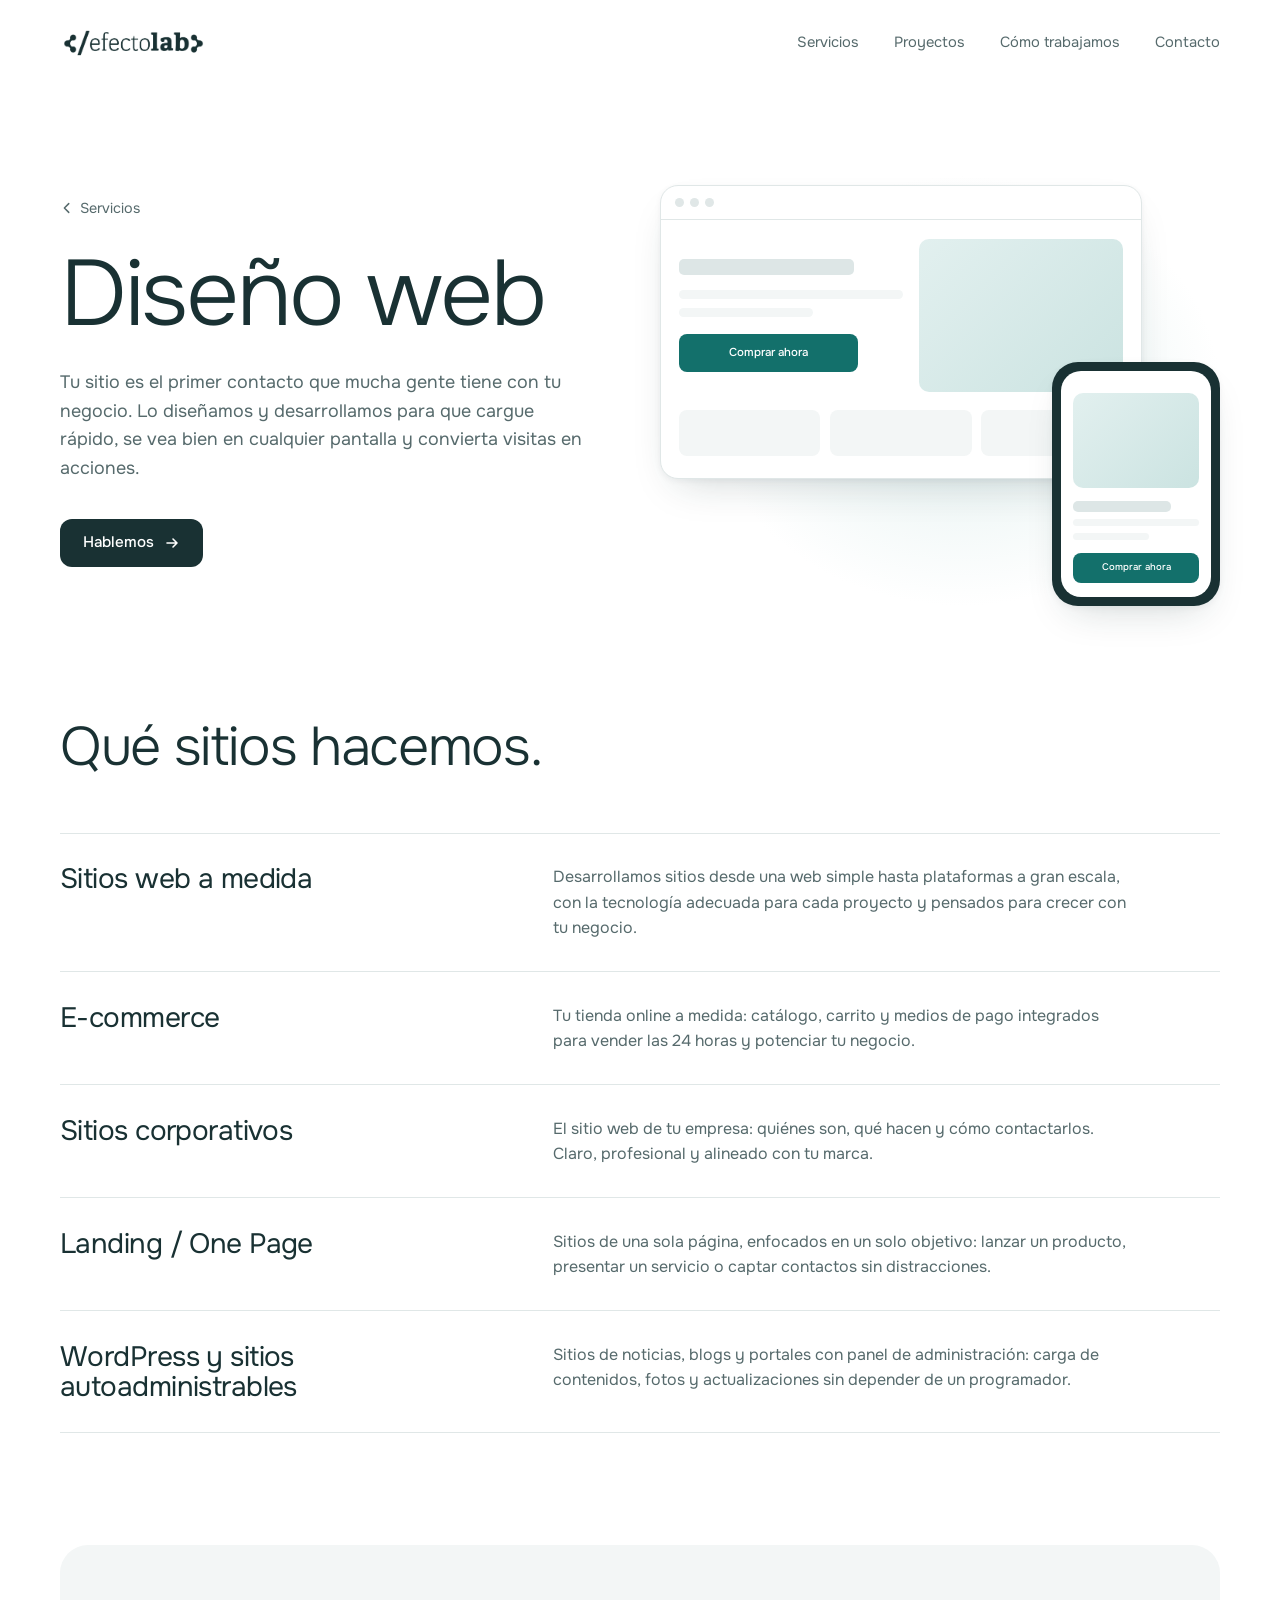
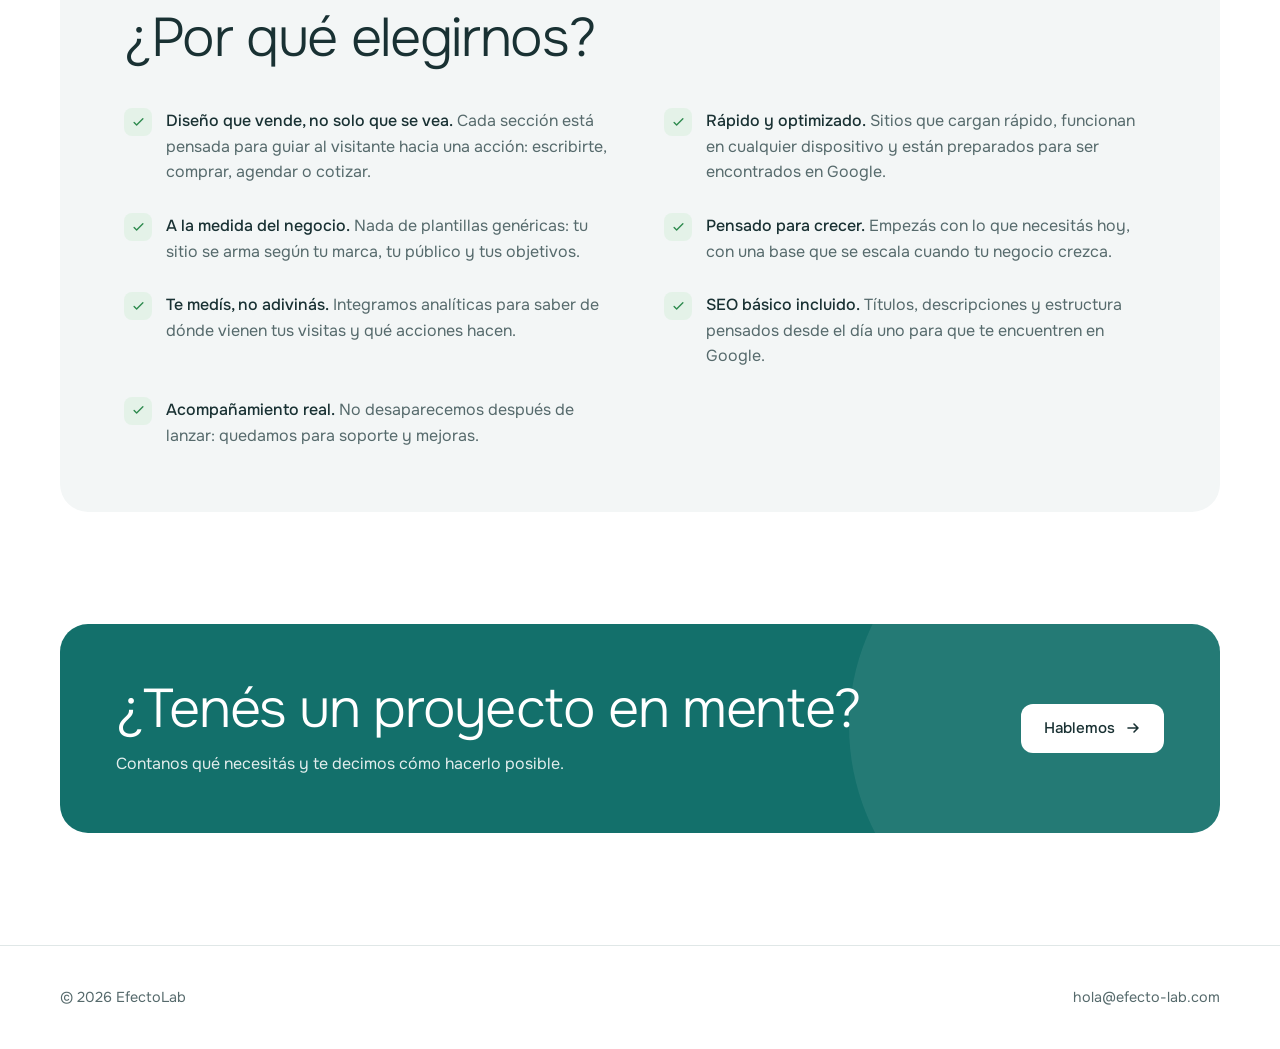
<file: diseno-web.html>
<!doctype html>
<html lang="es">
<head>
<meta charset="utf-8">
<meta name="viewport" content="width=device-width, initial-scale=1">
<title>Diseño web — EfectoLab</title>
<meta name="description" content="Sitios web, tiendas online, landings y sitios autoadministrables que cargan rápido, se ven bien en cualquier pantalla y convierten visitas en acciones.">

<link rel="canonical" href="https://efecto-lab.com/diseno-web.html">
<meta property="og:type" content="website">
<meta property="og:url" content="https://efecto-lab.com/diseno-web.html">
<meta property="og:site_name" content="EfectoLab">
<meta property="og:locale" content="es_LA">
<meta property="og:title" content="Diseño web — EfectoLab">
<meta property="og:description" content="Sitios que cargan rápido, se ven bien en cualquier pantalla y convierten visitas en acciones.">
<meta name="theme-color" content="#FFFFFF">

<link rel="icon" type="image/png" href="images/favicon.png">

<link rel="preconnect" href="https://fonts.googleapis.com">
<link rel="preconnect" href="https://fonts.gstatic.com" crossorigin>
<link rel="stylesheet" href="https://fonts.googleapis.com/css2?family=Onest:wght@300;400;500;600&display=swap">
<link rel="stylesheet" href="styles.css">
</head>

<body>

<header class="top">
  <div class="wrap">
    <a class="logo" href="index.html" aria-label="EfectoLab, inicio">
      <img src="images/logo.png" alt="" width="770" height="148">
    </a>
    <nav class="nav" aria-label="Principal">
      <a href="index.html#servicios" aria-current="page">Servicios</a>
      <a href="index.html#proyectos">Proyectos</a>
      <a href="index.html#proceso">Cómo trabajamos</a>
      <a href="index.html#contacto">Contacto</a>
    </nav>
  </div>
</header>

<main>

  <!-- Hero -->
  <section class="hero">
    <div class="wrap">
      <div>
        <a class="back" href="index.html#servicios">
          <svg viewBox="0 0 16 16" aria-hidden="true"><path d="M10 3L5 8l5 5" fill="none" stroke="currentColor" stroke-width="1.7" stroke-linecap="round" stroke-linejoin="round"/></svg>
          Servicios
        </a>
        <h1>Diseño web</h1>
        <p class="lede">Tu sitio es el primer contacto que mucha gente tiene con tu negocio. Lo diseñamos y desarrollamos para que cargue rápido, se vea bien en cualquier pantalla y convierta visitas en acciones.</p>
        <div class="actions">
          <a class="btn btn-primary" href="index.html#contacto">Hablemos
            <svg viewBox="0 0 16 16" aria-hidden="true"><path d="M3 8h10M9 4l4 4-4 4" fill="none" stroke="currentColor" stroke-width="1.6" stroke-linecap="round" stroke-linejoin="round"/></svg>
          </a>
        </div>
      </div>

      <!-- Illustration: one site, two screens -->
      <div class="devices" aria-hidden="true">
        <div class="browser">
          <div class="browser-bar"><i></i><i></i><i></i></div>
          <div class="browser-body">
            <div class="mini-hero">
              <div>
                <div class="ph title"></div>
                <div class="ph"></div>
                <div class="ph s"></div>
                <div class="cta">Comprar ahora</div>
              </div>
              <div class="mini-img"></div>
            </div>
            <div class="mini-cols"><i></i><i></i><i></i></div>
          </div>
        </div>
        <div class="phone">
          <div class="phone-screen">
            <div class="mini-img"></div>
            <div class="ph title"></div>
            <div class="ph"></div>
            <div class="ph s"></div>
            <div class="cta">Comprar ahora</div>
          </div>
        </div>
      </div>
    </div>
  </section>

  <!-- Site types -->
  <section class="section" aria-labelledby="types-title" style="padding-top:0">
    <div class="wrap">
      <div class="intro">
        <h2 class="h2" id="types-title">Qué sitios hacemos.</h2>
      </div>
      <ul class="rows">
        <li class="row">
          <h3>Sitios web a medida</h3>
          <p>Desarrollamos sitios desde una web simple hasta plataformas a gran escala, con la tecnología adecuada para cada proyecto y pensados para crecer con tu negocio.</p>
        </li>
        <li class="row">
          <h3>E-commerce</h3>
          <p>Tu tienda online a medida: catálogo, carrito y medios de pago integrados para vender las 24 horas y potenciar tu negocio.</p>
        </li>
        <li class="row">
          <h3>Sitios corporativos</h3>
          <p>El sitio web de tu empresa: quiénes son, qué hacen y cómo contactarlos. Claro, profesional y alineado con tu marca.</p>
        </li>
        <li class="row">
          <h3>Landing / One Page</h3>
          <p>Sitios de una sola página, enfocados en un solo objetivo: lanzar un producto, presentar un servicio o captar contactos sin distracciones.</p>
        </li>
        <li class="row">
          <h3>WordPress y sitios autoadministrables</h3>
          <p>Sitios de noticias, blogs y portales con panel de administración: carga de contenidos, fotos y actualizaciones sin depender de un programador.</p>
        </li>
      </ul>
    </div>
  </section>

  <!-- Reasons -->
  <section class="wrap" aria-labelledby="why-title">
    <div class="panel panel-stack">
      <h2 class="h2" id="why-title">¿Por qué elegirnos?</h2>
      <ul class="reasons">
        <li><span class="ic" aria-hidden="true"><svg viewBox="0 0 24 24"><path d="M5 12l4 4 10-10" fill="none" stroke="currentColor" stroke-width="2.2" stroke-linecap="round" stroke-linejoin="round"/></svg></span>
          <p><b>Diseño que vende, no solo que se vea.</b> Cada sección está pensada para guiar al visitante hacia una acción: escribirte, comprar, agendar o cotizar.</p></li>
        <li><span class="ic" aria-hidden="true"><svg viewBox="0 0 24 24"><path d="M5 12l4 4 10-10" fill="none" stroke="currentColor" stroke-width="2.2" stroke-linecap="round" stroke-linejoin="round"/></svg></span>
          <p><b>Rápido y optimizado.</b> Sitios que cargan rápido, funcionan en cualquier dispositivo y están preparados para ser encontrados en Google.</p></li>
        <li><span class="ic" aria-hidden="true"><svg viewBox="0 0 24 24"><path d="M5 12l4 4 10-10" fill="none" stroke="currentColor" stroke-width="2.2" stroke-linecap="round" stroke-linejoin="round"/></svg></span>
          <p><b>A la medida del negocio.</b> Nada de plantillas genéricas: tu sitio se arma según tu marca, tu público y tus objetivos.</p></li>
        <li><span class="ic" aria-hidden="true"><svg viewBox="0 0 24 24"><path d="M5 12l4 4 10-10" fill="none" stroke="currentColor" stroke-width="2.2" stroke-linecap="round" stroke-linejoin="round"/></svg></span>
          <p><b>Pensado para crecer.</b> Empezás con lo que necesitás hoy, con una base que se escala cuando tu negocio crezca.</p></li>
        <li><span class="ic" aria-hidden="true"><svg viewBox="0 0 24 24"><path d="M5 12l4 4 10-10" fill="none" stroke="currentColor" stroke-width="2.2" stroke-linecap="round" stroke-linejoin="round"/></svg></span>
          <p><b>Te medís, no adivinás.</b> Integramos analíticas para saber de dónde vienen tus visitas y qué acciones hacen.</p></li>
        <li><span class="ic" aria-hidden="true"><svg viewBox="0 0 24 24"><path d="M5 12l4 4 10-10" fill="none" stroke="currentColor" stroke-width="2.2" stroke-linecap="round" stroke-linejoin="round"/></svg></span>
          <p><b>SEO básico incluido.</b> Títulos, descripciones y estructura pensados desde el día uno para que te encuentren en Google.</p></li>
        <li><span class="ic" aria-hidden="true"><svg viewBox="0 0 24 24"><path d="M5 12l4 4 10-10" fill="none" stroke="currentColor" stroke-width="2.2" stroke-linecap="round" stroke-linejoin="round"/></svg></span>
          <p><b>Acompañamiento real.</b> No desaparecemos después de lanzar: quedamos para soporte y mejoras.</p></li>
      </ul>
    </div>
  </section>

  <!-- Closing CTA -->
  <section class="section" aria-labelledby="cta-title" style="padding-bottom:0">
    <div class="wrap">
      <div class="cta-band">
        <div>
          <h2 class="h2" id="cta-title">¿Tenés un proyecto en mente?</h2>
          <p>Contanos qué necesitás y te decimos cómo hacerlo posible.</p>
        </div>
        <a class="btn" href="index.html#contacto">Hablemos
          <svg viewBox="0 0 16 16" aria-hidden="true"><path d="M3 8h10M9 4l4 4-4 4" fill="none" stroke="currentColor" stroke-width="1.6" stroke-linecap="round" stroke-linejoin="round"/></svg>
        </a>
      </div>
    </div>
  </section>

</main>

<footer class="foot">
  <div class="wrap">
    <span>© 2026 EfectoLab</span>
    <a href="mailto:hola@efecto-lab.com">hola@efecto-lab.com</a>
  </div>
</footer>

</body>
</html>
</file>
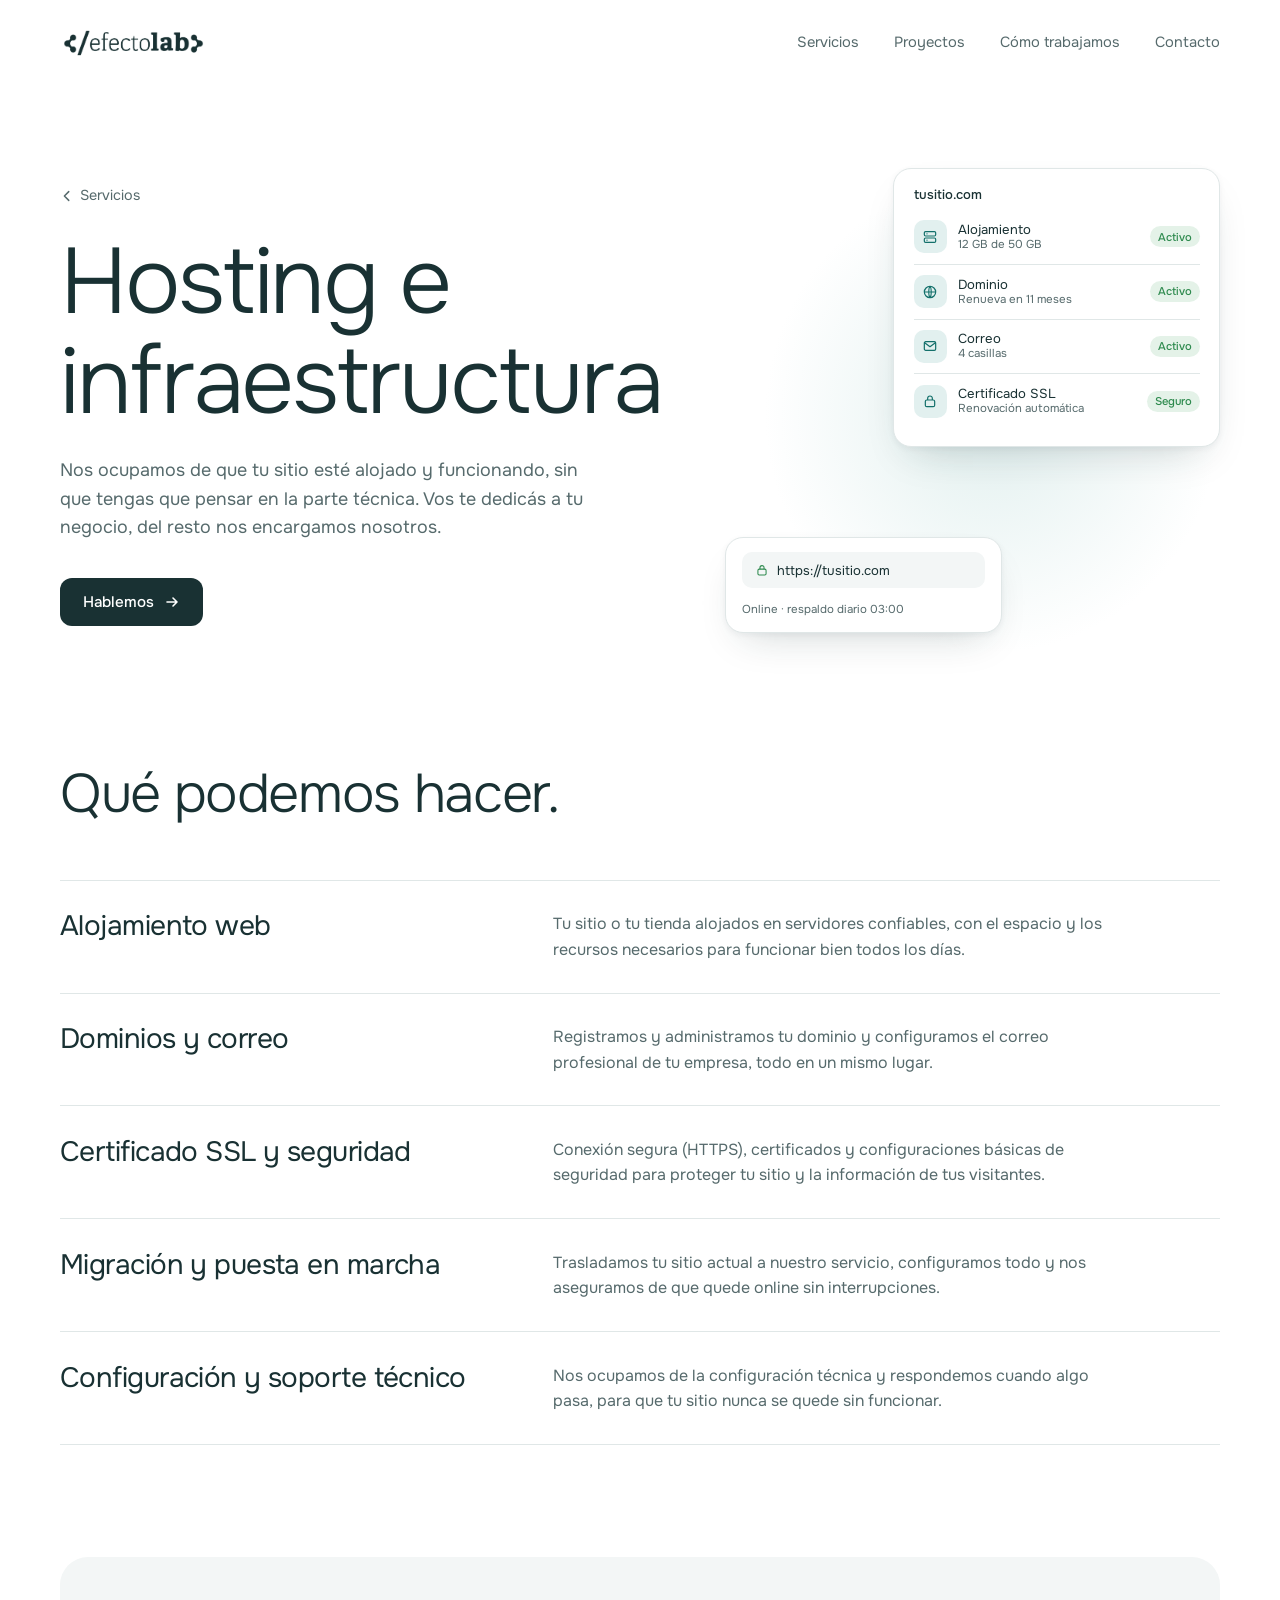
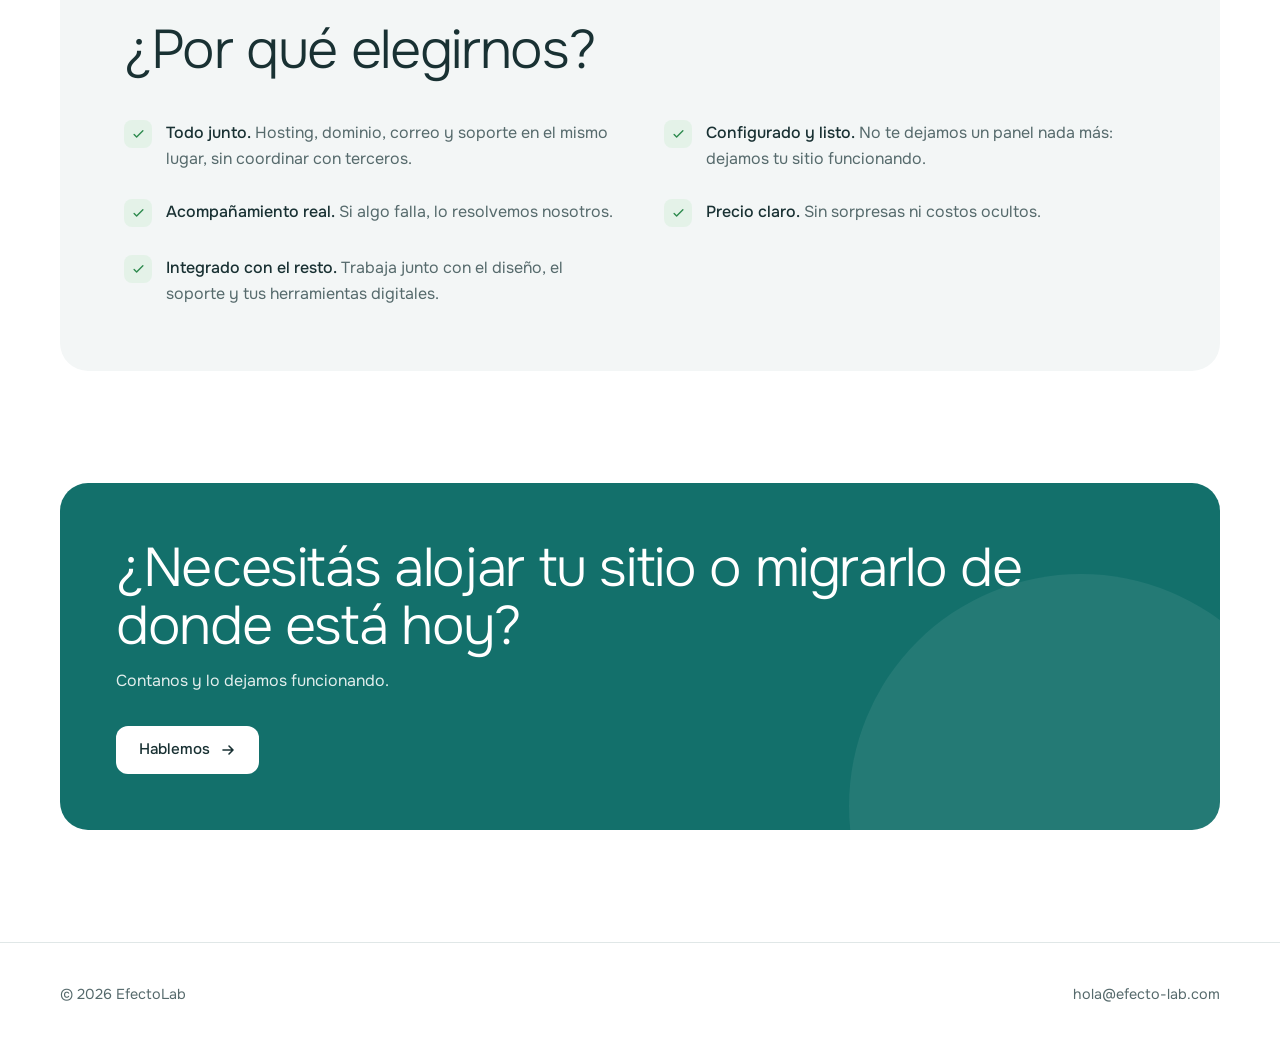
<file: hosting-infraestructura.html>
<!doctype html>
<html lang="es">
<head>
<meta charset="utf-8">
<meta name="viewport" content="width=device-width, initial-scale=1">
<title>Hosting e infraestructura — EfectoLab</title>
<meta name="description" content="Nos ocupamos de que tu sitio esté alojado y funcionando, sin que tengas que pensar en la parte técnica.">

<link rel="canonical" href="https://efecto-lab.com/hosting-infraestructura.html">
<meta property="og:type" content="website">
<meta property="og:url" content="https://efecto-lab.com/hosting-infraestructura.html">
<meta property="og:site_name" content="EfectoLab">
<meta property="og:locale" content="es_LA">
<meta property="og:title" content="Hosting e infraestructura — EfectoLab">
<meta property="og:description" content="Hosting, dominio, correo y SSL en un solo lugar, configurado y listo.">
<meta name="theme-color" content="#FFFFFF">

<link rel="icon" type="image/png" href="images/favicon.png">

<link rel="preconnect" href="https://fonts.googleapis.com">
<link rel="preconnect" href="https://fonts.gstatic.com" crossorigin>
<link rel="stylesheet" href="https://fonts.googleapis.com/css2?family=Onest:wght@300;400;500;600&display=swap">
<link rel="stylesheet" href="styles.css">
</head>

<body>

<header class="top">
  <div class="wrap">
    <a class="logo" href="index.html" aria-label="EfectoLab, inicio">
      <img src="images/logo.png" alt="" width="770" height="148">
    </a>
    <nav class="nav" aria-label="Principal">
      <a href="index.html#servicios" aria-current="page">Servicios</a>
      <a href="index.html#proyectos">Proyectos</a>
      <a href="index.html#proceso">Cómo trabajamos</a>
      <a href="index.html#contacto">Contacto</a>
    </nav>
  </div>
</header>

<main>

  <!-- Hero -->
  <section class="hero">
    <div class="wrap">
      <div>
        <a class="back" href="index.html#servicios">
          <svg viewBox="0 0 16 16" aria-hidden="true"><path d="M10 3L5 8l5 5" fill="none" stroke="currentColor" stroke-width="1.7" stroke-linecap="round" stroke-linejoin="round"/></svg>
          Servicios
        </a>
        <h1>Hosting e infraestructura</h1>
        <p class="lede">Nos ocupamos de que tu sitio esté alojado y funcionando, sin que tengas que pensar en la parte técnica. Vos te dedicás a tu negocio, del resto nos encargamos nosotros.</p>
        <div class="actions">
          <a class="btn btn-primary" href="index.html#contacto">Hablemos
            <svg viewBox="0 0 16 16" aria-hidden="true"><path d="M3 8h10M9 4l4 4-4 4" fill="none" stroke="currentColor" stroke-width="1.6" stroke-linecap="round" stroke-linejoin="round"/></svg>
          </a>
        </div>
      </div>

      <!-- Illustration: a hosting panel plus the secure address it serves -->
      <div class="host" aria-hidden="true">
        <div class="srv">
          <b>tusitio.com</b>
          <ul class="srv-list">
            <li><span class="ic"><svg viewBox="0 0 24 24"><rect x="3.5" y="4" width="17" height="6.5" rx="1.8" fill="none" stroke="currentColor" stroke-width="1.8"/><rect x="3.5" y="13.5" width="17" height="6.5" rx="1.8" fill="none" stroke="currentColor" stroke-width="1.8"/><circle cx="7.5" cy="7.25" r="1" fill="currentColor"/><circle cx="7.5" cy="16.75" r="1" fill="currentColor"/></svg></span>
              <span>Alojamiento<small>12 GB de 50 GB</small></span><em class="pill">Activo</em></li>
            <li><span class="ic"><svg viewBox="0 0 24 24"><circle cx="12" cy="12" r="8.5" fill="none" stroke="currentColor" stroke-width="1.8"/><path d="M3.5 12h17M12 3.5c2.5 2.5 2.5 14.5 0 17M12 3.5c-2.5 2.5-2.5 14.5 0 17" fill="none" stroke="currentColor" stroke-width="1.6"/></svg></span>
              <span>Dominio<small>Renueva en 11 meses</small></span><em class="pill">Activo</em></li>
            <li><span class="ic"><svg viewBox="0 0 24 24"><rect x="3.5" y="5.5" width="17" height="13" rx="2" fill="none" stroke="currentColor" stroke-width="1.8"/><path d="M4 7l8 6 8-6" fill="none" stroke="currentColor" stroke-width="1.8" stroke-linejoin="round"/></svg></span>
              <span>Correo<small>4 casillas</small></span><em class="pill">Activo</em></li>
            <li><span class="ic"><svg viewBox="0 0 24 24"><rect x="5" y="10.5" width="14" height="10" rx="2.2" fill="none" stroke="currentColor" stroke-width="1.8"/><path d="M8.5 10.5V8a3.5 3.5 0 0 1 7 0v2.5" fill="none" stroke="currentColor" stroke-width="1.8"/></svg></span>
              <span>Certificado SSL<small>Renovación automática</small></span><em class="pill">Seguro</em></li>
          </ul>
        </div>

        <div class="addr">
          <div class="addr-bar"><svg viewBox="0 0 24 24"><rect x="5" y="10.5" width="14" height="10" rx="2.2" fill="none" stroke="currentColor" stroke-width="1.8"/><path d="M8.5 10.5V8a3.5 3.5 0 0 1 7 0v2.5" fill="none" stroke="currentColor" stroke-width="1.8"/></svg>https://tusitio.com</div>
          <small>Online · respaldo diario 03:00</small>
        </div>
      </div>
    </div>
  </section>

  <!-- What we do -->
  <section class="section" aria-labelledby="types-title" style="padding-top:0">
    <div class="wrap">
      <div class="intro">
        <h2 class="h2" id="types-title">Qué podemos hacer.</h2>
      </div>
      <ul class="rows">
        <li class="row">
          <h3>Alojamiento web</h3>
          <p>Tu sitio o tu tienda alojados en servidores confiables, con el espacio y los recursos necesarios para funcionar bien todos los días.</p>
        </li>
        <li class="row">
          <h3>Dominios y correo</h3>
          <p>Registramos y administramos tu dominio y configuramos el correo profesional de tu empresa, todo en un mismo lugar.</p>
        </li>
        <li class="row">
          <h3>Certificado SSL y seguridad</h3>
          <p>Conexión segura (HTTPS), certificados y configuraciones básicas de seguridad para proteger tu sitio y la información de tus visitantes.</p>
        </li>
        <li class="row">
          <h3>Migración y puesta en marcha</h3>
          <p>Trasladamos tu sitio actual a nuestro servicio, configuramos todo y nos aseguramos de que quede online sin interrupciones.</p>
        </li>
        <li class="row">
          <h3>Configuración y soporte técnico</h3>
          <p>Nos ocupamos de la configuración técnica y respondemos cuando algo pasa, para que tu sitio nunca se quede sin funcionar.</p>
        </li>
      </ul>
    </div>
  </section>

  <!-- Reasons -->
  <section class="wrap" aria-labelledby="why-title">
    <div class="panel panel-stack">
      <h2 class="h2" id="why-title">¿Por qué elegirnos?</h2>
      <ul class="reasons">
        <li><span class="ic" aria-hidden="true"><svg viewBox="0 0 24 24"><path d="M5 12l4 4 10-10" fill="none" stroke="currentColor" stroke-width="2.2" stroke-linecap="round" stroke-linejoin="round"/></svg></span>
          <p><b>Todo junto.</b> Hosting, dominio, correo y soporte en el mismo lugar, sin coordinar con terceros.</p></li>
        <li><span class="ic" aria-hidden="true"><svg viewBox="0 0 24 24"><path d="M5 12l4 4 10-10" fill="none" stroke="currentColor" stroke-width="2.2" stroke-linecap="round" stroke-linejoin="round"/></svg></span>
          <p><b>Configurado y listo.</b> No te dejamos un panel nada más: dejamos tu sitio funcionando.</p></li>
        <li><span class="ic" aria-hidden="true"><svg viewBox="0 0 24 24"><path d="M5 12l4 4 10-10" fill="none" stroke="currentColor" stroke-width="2.2" stroke-linecap="round" stroke-linejoin="round"/></svg></span>
          <p><b>Acompañamiento real.</b> Si algo falla, lo resolvemos nosotros.</p></li>
        <li><span class="ic" aria-hidden="true"><svg viewBox="0 0 24 24"><path d="M5 12l4 4 10-10" fill="none" stroke="currentColor" stroke-width="2.2" stroke-linecap="round" stroke-linejoin="round"/></svg></span>
          <p><b>Precio claro.</b> Sin sorpresas ni costos ocultos.</p></li>
        <li><span class="ic" aria-hidden="true"><svg viewBox="0 0 24 24"><path d="M5 12l4 4 10-10" fill="none" stroke="currentColor" stroke-width="2.2" stroke-linecap="round" stroke-linejoin="round"/></svg></span>
          <p><b>Integrado con el resto.</b> Trabaja junto con el diseño, el soporte y tus herramientas digitales.</p></li>
      </ul>
    </div>
  </section>

  <!-- Closing CTA -->
  <section class="section" aria-labelledby="cta-title" style="padding-bottom:0">
    <div class="wrap">
      <div class="cta-band">
        <div>
          <h2 class="h2" id="cta-title">¿Necesitás alojar tu sitio o migrarlo de donde está hoy?</h2>
          <p>Contanos y lo dejamos funcionando.</p>
        </div>
        <a class="btn" href="index.html#contacto">Hablemos
          <svg viewBox="0 0 16 16" aria-hidden="true"><path d="M3 8h10M9 4l4 4-4 4" fill="none" stroke="currentColor" stroke-width="1.6" stroke-linecap="round" stroke-linejoin="round"/></svg>
        </a>
      </div>
    </div>
  </section>

</main>

<footer class="foot">
  <div class="wrap">
    <span>© 2026 EfectoLab</span>
    <a href="mailto:hola@efecto-lab.com">hola@efecto-lab.com</a>
  </div>
</footer>

</body>
</html>
</file>
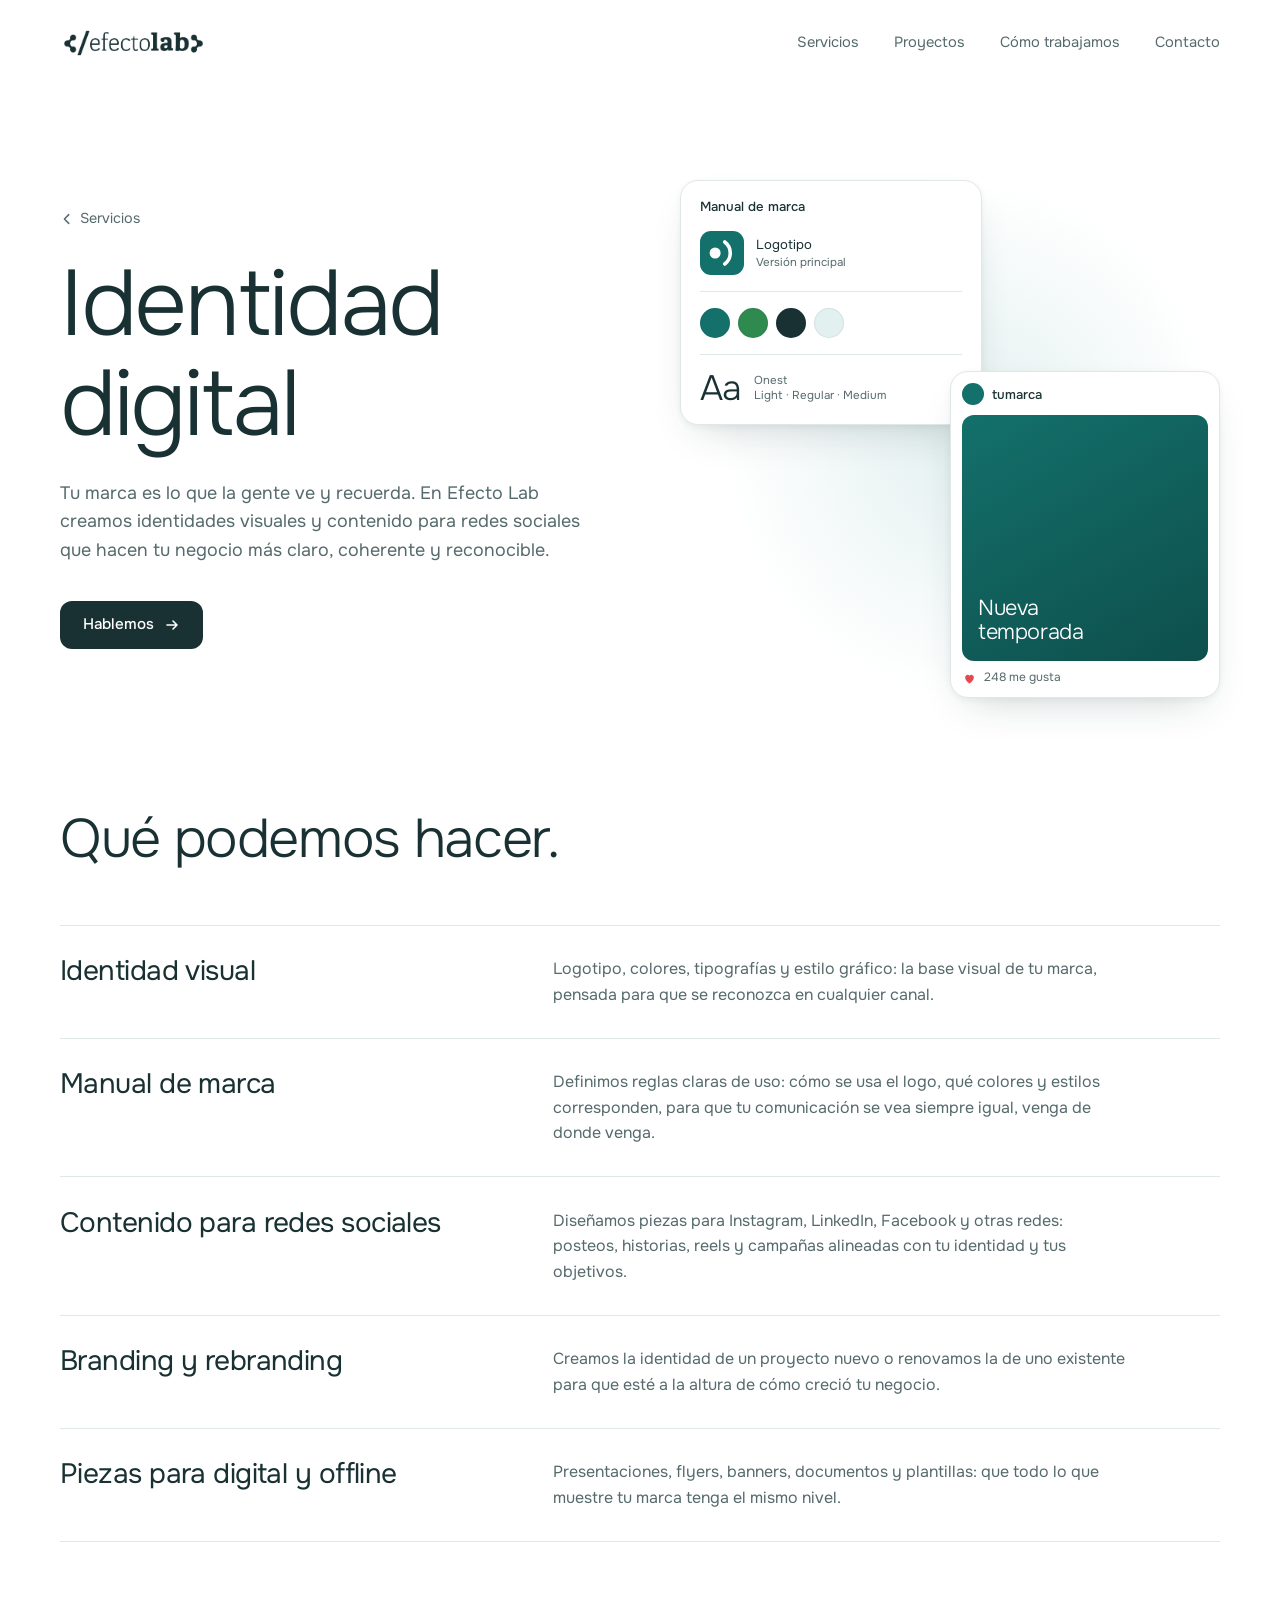
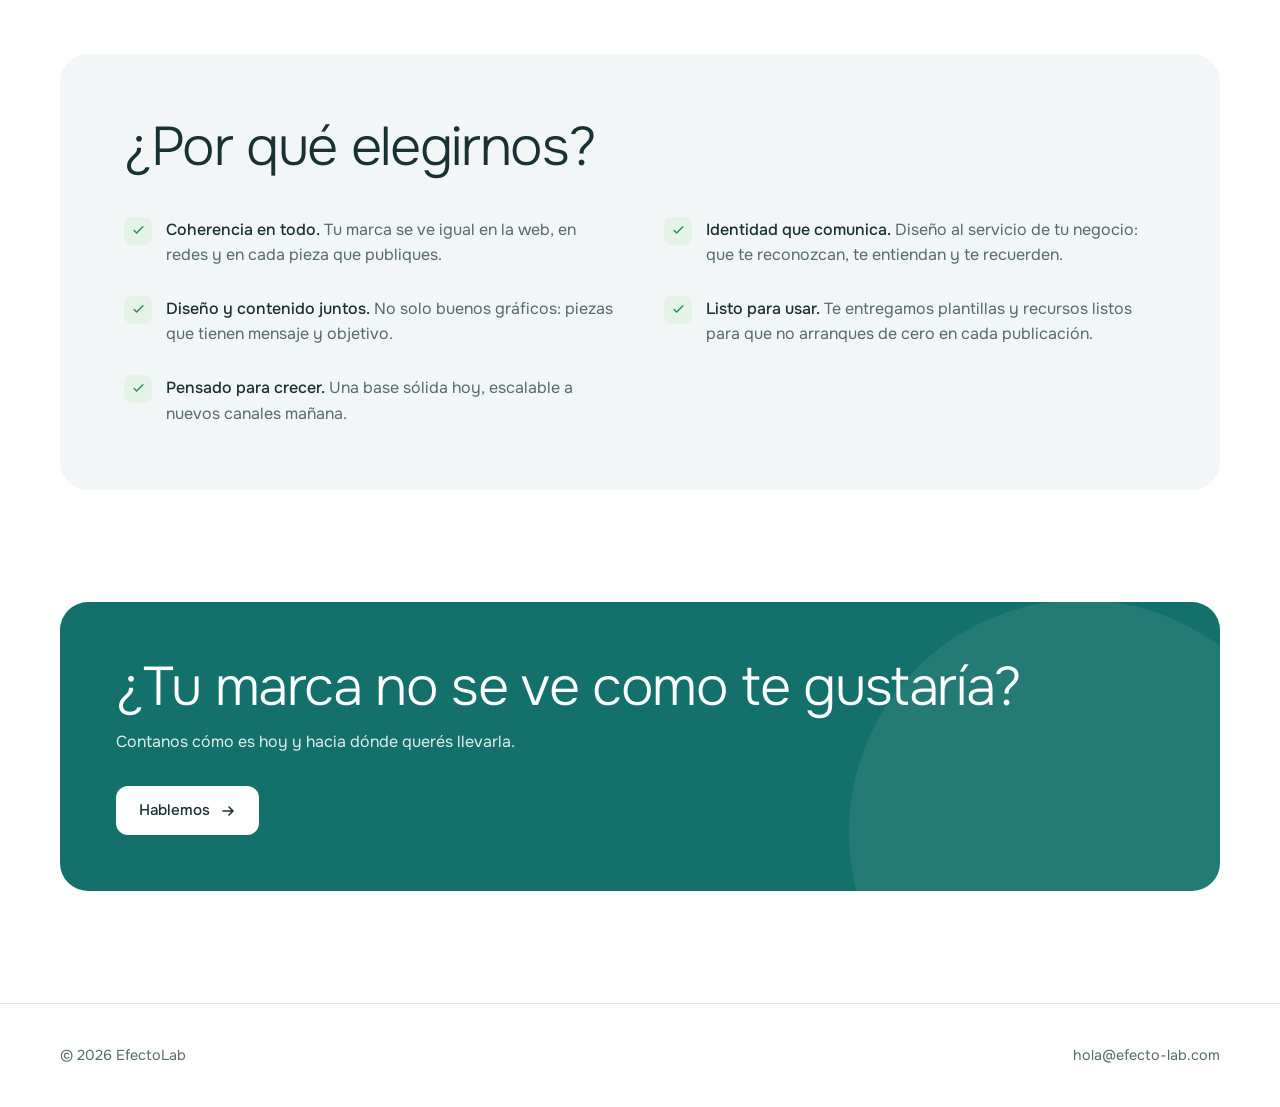
<file: identidad-digital.html>
<!doctype html>
<html lang="es">
<head>
<meta charset="utf-8">
<meta name="viewport" content="width=device-width, initial-scale=1">
<title>Identidad digital — EfectoLab</title>
<meta name="description" content="Creamos identidades visuales y contenido para redes sociales que hacen tu negocio más claro, coherente y reconocible.">

<link rel="canonical" href="https://efecto-lab.com/identidad-digital.html">
<meta property="og:type" content="website">
<meta property="og:url" content="https://efecto-lab.com/identidad-digital.html">
<meta property="og:site_name" content="EfectoLab">
<meta property="og:locale" content="es_LA">
<meta property="og:title" content="Identidad digital — EfectoLab">
<meta property="og:description" content="Logo, manual de marca y contenido para redes: una identidad coherente en cada canal.">
<meta name="theme-color" content="#FFFFFF">

<link rel="icon" type="image/png" href="images/favicon.png">

<link rel="preconnect" href="https://fonts.googleapis.com">
<link rel="preconnect" href="https://fonts.gstatic.com" crossorigin>
<link rel="stylesheet" href="https://fonts.googleapis.com/css2?family=Onest:wght@300;400;500;600&display=swap">
<link rel="stylesheet" href="styles.css">
</head>

<body>

<header class="top">
  <div class="wrap">
    <a class="logo" href="index.html" aria-label="EfectoLab, inicio">
      <img src="images/logo.png" alt="" width="770" height="148">
    </a>
    <nav class="nav" aria-label="Principal">
      <a href="index.html#servicios" aria-current="page">Servicios</a>
      <a href="index.html#proyectos">Proyectos</a>
      <a href="index.html#proceso">Cómo trabajamos</a>
      <a href="index.html#contacto">Contacto</a>
    </nav>
  </div>
</header>

<main>

  <!-- Hero -->
  <section class="hero">
    <div class="wrap">
      <div>
        <a class="back" href="index.html#servicios">
          <svg viewBox="0 0 16 16" aria-hidden="true"><path d="M10 3L5 8l5 5" fill="none" stroke="currentColor" stroke-width="1.7" stroke-linecap="round" stroke-linejoin="round"/></svg>
          Servicios
        </a>
        <h1>Identidad digital</h1>
        <p class="lede">Tu marca es lo que la gente ve y recuerda. En Efecto Lab creamos identidades visuales y contenido para redes sociales que hacen tu negocio más claro, coherente y reconocible.</p>
        <div class="actions">
          <a class="btn btn-primary" href="index.html#contacto">Hablemos
            <svg viewBox="0 0 16 16" aria-hidden="true"><path d="M3 8h10M9 4l4 4-4 4" fill="none" stroke="currentColor" stroke-width="1.6" stroke-linecap="round" stroke-linejoin="round"/></svg>
          </a>
        </div>
      </div>

      <!-- Illustration: a brand kit and a social post built from it -->
      <div class="brand" aria-hidden="true">
        <div class="kit">
          <b>Manual de marca</b>
          <div class="kit-logo">
            <svg viewBox="0 0 32 32">
              <rect width="32" height="32" rx="8" fill="#13706B"/>
              <circle cx="11" cy="16" r="4" fill="#fff"/>
              <path d="M18 8a10 10 0 0 1 0 16" fill="none" stroke="#fff" stroke-width="2.6" stroke-linecap="round"/>
            </svg>
            <span>Logotipo<br><small>Versión principal</small></span>
          </div>
          <div class="swatches">
            <i style="background:var(--accent)"></i><i style="background:var(--green)"></i><i style="background:var(--ink)"></i><i style="background:var(--accent-soft)"></i>
          </div>
          <div class="type"><span>Aa</span><small>Onest<br>Light · Regular · Medium</small></div>
        </div>

        <div class="post">
          <div class="post-head"><i></i>tumarca</div>
          <div class="post-img">Nueva<br>temporada</div>
          <div class="post-foot">
            <svg viewBox="0 0 24 24"><path d="M12 20s-7-4.4-7-10a4 4 0 0 1 7-2.6A4 4 0 0 1 19 10c0 5.6-7 10-7 10z" fill="currentColor"/></svg>
            248 me gusta
          </div>
        </div>
      </div>
    </div>
  </section>

  <!-- What we do -->
  <section class="section" aria-labelledby="types-title" style="padding-top:0">
    <div class="wrap">
      <div class="intro">
        <h2 class="h2" id="types-title">Qué podemos hacer.</h2>
      </div>
      <ul class="rows">
        <li class="row">
          <h3>Identidad visual</h3>
          <p>Logotipo, colores, tipografías y estilo gráfico: la base visual de tu marca, pensada para que se reconozca en cualquier canal.</p>
        </li>
        <li class="row">
          <h3>Manual de marca</h3>
          <p>Definimos reglas claras de uso: cómo se usa el logo, qué colores y estilos corresponden, para que tu comunicación se vea siempre igual, venga de donde venga.</p>
        </li>
        <li class="row">
          <h3>Contenido para redes sociales</h3>
          <p>Diseñamos piezas para Instagram, LinkedIn, Facebook y otras redes: posteos, historias, reels y campañas alineadas con tu identidad y tus objetivos.</p>
        </li>
        <li class="row">
          <h3>Branding y rebranding</h3>
          <p>Creamos la identidad de un proyecto nuevo o renovamos la de uno existente para que esté a la altura de cómo creció tu negocio.</p>
        </li>
        <li class="row">
          <h3>Piezas para digital y offline</h3>
          <p>Presentaciones, flyers, banners, documentos y plantillas: que todo lo que muestre tu marca tenga el mismo nivel.</p>
        </li>
      </ul>
    </div>
  </section>

  <!-- Reasons -->
  <section class="wrap" aria-labelledby="why-title">
    <div class="panel panel-stack">
      <h2 class="h2" id="why-title">¿Por qué elegirnos?</h2>
      <ul class="reasons">
        <li><span class="ic" aria-hidden="true"><svg viewBox="0 0 24 24"><path d="M5 12l4 4 10-10" fill="none" stroke="currentColor" stroke-width="2.2" stroke-linecap="round" stroke-linejoin="round"/></svg></span>
          <p><b>Coherencia en todo.</b> Tu marca se ve igual en la web, en redes y en cada pieza que publiques.</p></li>
        <li><span class="ic" aria-hidden="true"><svg viewBox="0 0 24 24"><path d="M5 12l4 4 10-10" fill="none" stroke="currentColor" stroke-width="2.2" stroke-linecap="round" stroke-linejoin="round"/></svg></span>
          <p><b>Identidad que comunica.</b> Diseño al servicio de tu negocio: que te reconozcan, te entiendan y te recuerden.</p></li>
        <li><span class="ic" aria-hidden="true"><svg viewBox="0 0 24 24"><path d="M5 12l4 4 10-10" fill="none" stroke="currentColor" stroke-width="2.2" stroke-linecap="round" stroke-linejoin="round"/></svg></span>
          <p><b>Diseño y contenido juntos.</b> No solo buenos gráficos: piezas que tienen mensaje y objetivo.</p></li>
        <li><span class="ic" aria-hidden="true"><svg viewBox="0 0 24 24"><path d="M5 12l4 4 10-10" fill="none" stroke="currentColor" stroke-width="2.2" stroke-linecap="round" stroke-linejoin="round"/></svg></span>
          <p><b>Listo para usar.</b> Te entregamos plantillas y recursos listos para que no arranques de cero en cada publicación.</p></li>
        <li><span class="ic" aria-hidden="true"><svg viewBox="0 0 24 24"><path d="M5 12l4 4 10-10" fill="none" stroke="currentColor" stroke-width="2.2" stroke-linecap="round" stroke-linejoin="round"/></svg></span>
          <p><b>Pensado para crecer.</b> Una base sólida hoy, escalable a nuevos canales mañana.</p></li>
      </ul>
    </div>
  </section>

  <!-- Closing CTA -->
  <section class="section" aria-labelledby="cta-title" style="padding-bottom:0">
    <div class="wrap">
      <div class="cta-band">
        <div>
          <h2 class="h2" id="cta-title">¿Tu marca no se ve como te gustaría?</h2>
          <p>Contanos cómo es hoy y hacia dónde querés llevarla.</p>
        </div>
        <a class="btn" href="index.html#contacto">Hablemos
          <svg viewBox="0 0 16 16" aria-hidden="true"><path d="M3 8h10M9 4l4 4-4 4" fill="none" stroke="currentColor" stroke-width="1.6" stroke-linecap="round" stroke-linejoin="round"/></svg>
        </a>
      </div>
    </div>
  </section>

</main>

<footer class="foot">
  <div class="wrap">
    <span>© 2026 EfectoLab</span>
    <a href="mailto:hola@efecto-lab.com">hola@efecto-lab.com</a>
  </div>
</footer>

</body>
</html>
</file>
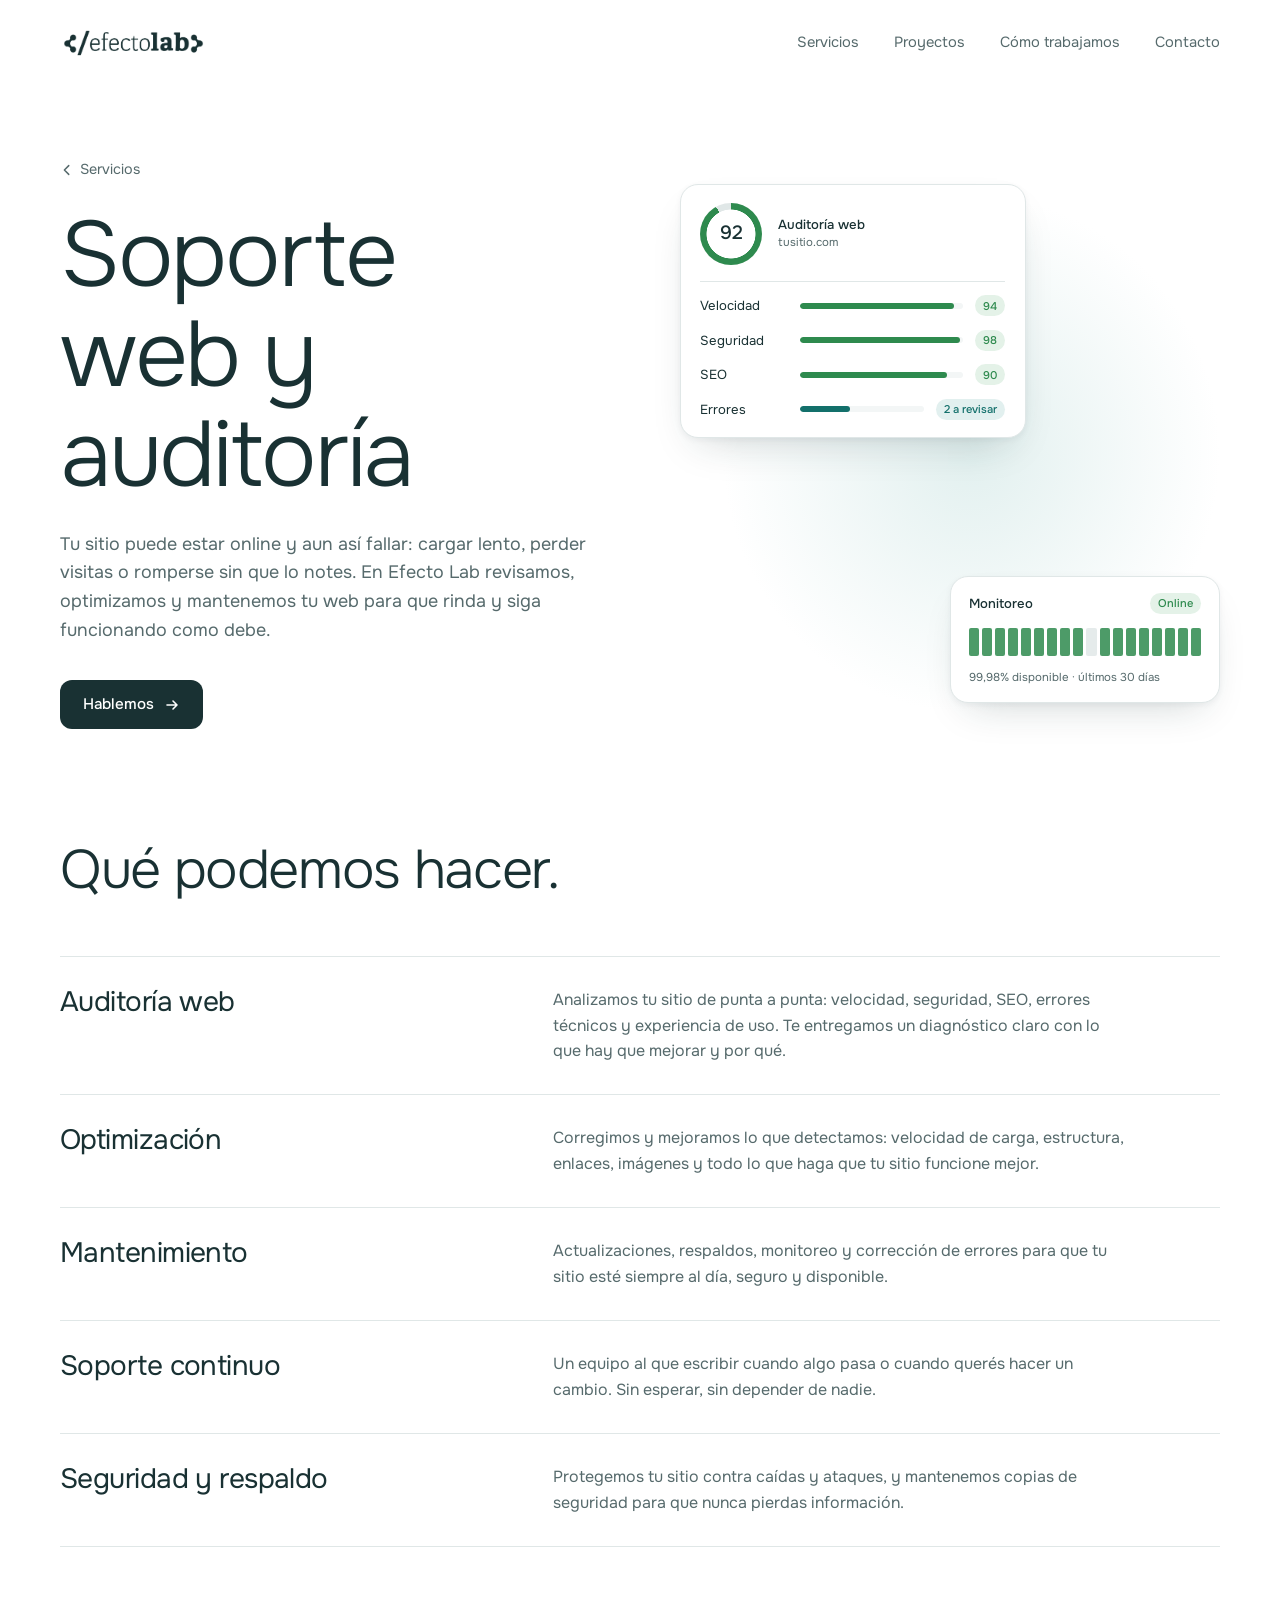
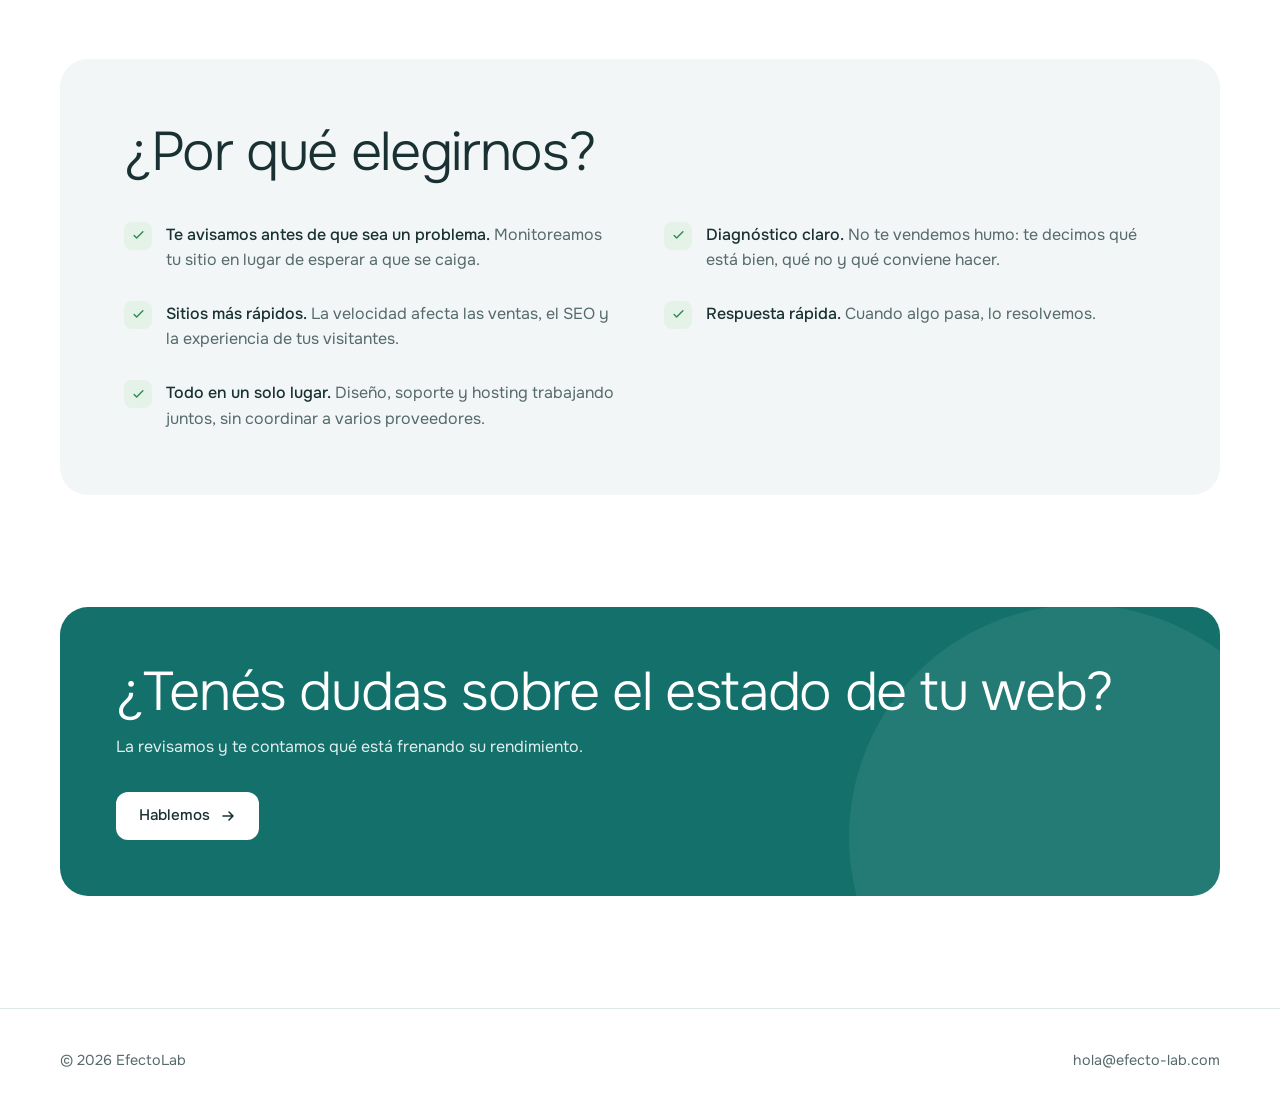
<file: soporte-web-y-auditoria.html>
<!doctype html>
<html lang="es">
<head>
<meta charset="utf-8">
<meta name="viewport" content="width=device-width, initial-scale=1">
<title>Soporte web y auditoría — EfectoLab</title>
<meta name="description" content="Revisamos, optimizamos y mantenemos tu web para que rinda y siga funcionando como debe.">

<link rel="canonical" href="https://efecto-lab.com/soporte-web-y-auditoria.html">
<meta property="og:type" content="website">
<meta property="og:url" content="https://efecto-lab.com/soporte-web-y-auditoria.html">
<meta property="og:site_name" content="EfectoLab">
<meta property="og:locale" content="es_LA">
<meta property="og:title" content="Soporte web y auditoría — EfectoLab">
<meta property="og:description" content="Auditoría, optimización y mantenimiento para que tu sitio cargue rápido y no se caiga.">
<meta name="theme-color" content="#FFFFFF">

<link rel="icon" type="image/png" href="images/favicon.png">

<link rel="preconnect" href="https://fonts.googleapis.com">
<link rel="preconnect" href="https://fonts.gstatic.com" crossorigin>
<link rel="stylesheet" href="https://fonts.googleapis.com/css2?family=Onest:wght@300;400;500;600&display=swap">
<link rel="stylesheet" href="styles.css">
</head>

<body>

<header class="top">
  <div class="wrap">
    <a class="logo" href="index.html" aria-label="EfectoLab, inicio">
      <img src="images/logo.png" alt="" width="770" height="148">
    </a>
    <nav class="nav" aria-label="Principal">
      <a href="index.html#servicios" aria-current="page">Servicios</a>
      <a href="index.html#proyectos">Proyectos</a>
      <a href="index.html#proceso">Cómo trabajamos</a>
      <a href="index.html#contacto">Contacto</a>
    </nav>
  </div>
</header>

<main>

  <!-- Hero -->
  <section class="hero">
    <div class="wrap">
      <div>
        <a class="back" href="index.html#servicios">
          <svg viewBox="0 0 16 16" aria-hidden="true"><path d="M10 3L5 8l5 5" fill="none" stroke="currentColor" stroke-width="1.7" stroke-linecap="round" stroke-linejoin="round"/></svg>
          Servicios
        </a>
        <h1>Soporte web y auditoría</h1>
        <p class="lede">Tu sitio puede estar online y aun así fallar: cargar lento, perder visitas o romperse sin que lo notes. En Efecto Lab revisamos, optimizamos y mantenemos tu web para que rinda y siga funcionando como debe.</p>
        <div class="actions">
          <a class="btn btn-primary" href="index.html#contacto">Hablemos
            <svg viewBox="0 0 16 16" aria-hidden="true"><path d="M3 8h10M9 4l4 4-4 4" fill="none" stroke="currentColor" stroke-width="1.6" stroke-linecap="round" stroke-linejoin="round"/></svg>
          </a>
        </div>
      </div>

      <!-- Illustration: an audit report plus uptime monitoring -->
      <div class="audit" aria-hidden="true">
        <div class="report">
          <div class="report-head">
            <span class="score">92</span>
            <span><b>Auditoría web</b><small>tusitio.com</small></span>
          </div>
          <ul class="metrics">
            <li><span>Velocidad</span><span class="bar"><i style="width:94%"></i></span><em class="pill">94</em></li>
            <li><span>Seguridad</span><span class="bar"><i style="width:98%"></i></span><em class="pill">98</em></li>
            <li><span>SEO</span><span class="bar"><i style="width:90%"></i></span><em class="pill">90</em></li>
            <li><span>Errores</span><span class="bar"><i class="low" style="width:40%"></i></span><em class="pill warn">2 a revisar</em></li>
          </ul>
        </div>

        <div class="uptime">
          <div class="uptime-head">Monitoreo <em class="pill">Online</em></div>
          <div class="ticks"><i></i><i></i><i></i><i></i><i></i><i></i><i></i><i></i><i></i><i class="off"></i><i></i><i></i><i></i><i></i><i></i><i></i><i></i><i></i></div>
          <small>99,98% disponible · últimos 30 días</small>
        </div>
      </div>
    </div>
  </section>

  <!-- What we do -->
  <section class="section" aria-labelledby="types-title" style="padding-top:0">
    <div class="wrap">
      <div class="intro">
        <h2 class="h2" id="types-title">Qué podemos hacer.</h2>
      </div>
      <ul class="rows">
        <li class="row">
          <h3>Auditoría web</h3>
          <p>Analizamos tu sitio de punta a punta: velocidad, seguridad, SEO, errores técnicos y experiencia de uso. Te entregamos un diagnóstico claro con lo que hay que mejorar y por qué.</p>
        </li>
        <li class="row">
          <h3>Optimización</h3>
          <p>Corregimos y mejoramos lo que detectamos: velocidad de carga, estructura, enlaces, imágenes y todo lo que haga que tu sitio funcione mejor.</p>
        </li>
        <li class="row">
          <h3>Mantenimiento</h3>
          <p>Actualizaciones, respaldos, monitoreo y corrección de errores para que tu sitio esté siempre al día, seguro y disponible.</p>
        </li>
        <li class="row">
          <h3>Soporte continuo</h3>
          <p>Un equipo al que escribir cuando algo pasa o cuando querés hacer un cambio. Sin esperar, sin depender de nadie.</p>
        </li>
        <li class="row">
          <h3>Seguridad y respaldo</h3>
          <p>Protegemos tu sitio contra caídas y ataques, y mantenemos copias de seguridad para que nunca pierdas información.</p>
        </li>
      </ul>
    </div>
  </section>

  <!-- Reasons -->
  <section class="wrap" aria-labelledby="why-title">
    <div class="panel panel-stack">
      <h2 class="h2" id="why-title">¿Por qué elegirnos?</h2>
      <ul class="reasons">
        <li><span class="ic" aria-hidden="true"><svg viewBox="0 0 24 24"><path d="M5 12l4 4 10-10" fill="none" stroke="currentColor" stroke-width="2.2" stroke-linecap="round" stroke-linejoin="round"/></svg></span>
          <p><b>Te avisamos antes de que sea un problema.</b> Monitoreamos tu sitio en lugar de esperar a que se caiga.</p></li>
        <li><span class="ic" aria-hidden="true"><svg viewBox="0 0 24 24"><path d="M5 12l4 4 10-10" fill="none" stroke="currentColor" stroke-width="2.2" stroke-linecap="round" stroke-linejoin="round"/></svg></span>
          <p><b>Diagnóstico claro.</b> No te vendemos humo: te decimos qué está bien, qué no y qué conviene hacer.</p></li>
        <li><span class="ic" aria-hidden="true"><svg viewBox="0 0 24 24"><path d="M5 12l4 4 10-10" fill="none" stroke="currentColor" stroke-width="2.2" stroke-linecap="round" stroke-linejoin="round"/></svg></span>
          <p><b>Sitios más rápidos.</b> La velocidad afecta las ventas, el SEO y la experiencia de tus visitantes.</p></li>
        <li><span class="ic" aria-hidden="true"><svg viewBox="0 0 24 24"><path d="M5 12l4 4 10-10" fill="none" stroke="currentColor" stroke-width="2.2" stroke-linecap="round" stroke-linejoin="round"/></svg></span>
          <p><b>Respuesta rápida.</b> Cuando algo pasa, lo resolvemos.</p></li>
        <li><span class="ic" aria-hidden="true"><svg viewBox="0 0 24 24"><path d="M5 12l4 4 10-10" fill="none" stroke="currentColor" stroke-width="2.2" stroke-linecap="round" stroke-linejoin="round"/></svg></span>
          <p><b>Todo en un solo lugar.</b> Diseño, soporte y hosting trabajando juntos, sin coordinar a varios proveedores.</p></li>
      </ul>
    </div>
  </section>

  <!-- Closing CTA -->
  <section class="section" aria-labelledby="cta-title" style="padding-bottom:0">
    <div class="wrap">
      <div class="cta-band">
        <div>
          <h2 class="h2" id="cta-title">¿Tenés dudas sobre el estado de tu web?</h2>
          <p>La revisamos y te contamos qué está frenando su rendimiento.</p>
        </div>
        <a class="btn" href="index.html#contacto">Hablemos
          <svg viewBox="0 0 16 16" aria-hidden="true"><path d="M3 8h10M9 4l4 4-4 4" fill="none" stroke="currentColor" stroke-width="1.6" stroke-linecap="round" stroke-linejoin="round"/></svg>
        </a>
      </div>
    </div>
  </section>

</main>

<footer class="foot">
  <div class="wrap">
    <span>© 2026 EfectoLab</span>
    <a href="mailto:hola@efecto-lab.com">hola@efecto-lab.com</a>
  </div>
</footer>

</body>
</html>
</file>
<file: styles.css>
:root{
  --bg:#FFFFFF;
  --panel:#F3F6F6;
  --line:#E0E7E7;
  --ink:#193133;
  --muted:#566A6C;
  --accent:#13706B;
  --accent-soft:#E2F0EF;
  --green:#2E8A4E;
  --green-soft:#E4F2E8;
  --wrap:min(1160px, 100% - 2*clamp(1.25rem,4vw,2.5rem));
  --radius-lg:28px;
  --radius:18px;
  --shadow:0 18px 40px -18px rgba(25,49,51,.22), 0 2px 6px rgba(25,49,51,.05);
  --font:"Onest",system-ui,-apple-system,"Segoe UI",sans-serif;
}

*,*::before,*::after{box-sizing:border-box}
html{-webkit-text-size-adjust:100%;scroll-behavior:smooth}
body{
  margin:0;
  background:var(--bg);
  color:var(--ink);
  font:400 1rem/1.6 var(--font);
  -webkit-font-smoothing:antialiased;
}
img,svg{display:block}
a{color:inherit}
h1,h2,h3{margin:0;font-weight:300;letter-spacing:-.025em;line-height:1.08}
p{margin:0}

.wrap{width:var(--wrap);margin-inline:auto}

:focus-visible{outline:2px solid var(--accent);outline-offset:3px;border-radius:6px}

/* ---------- header ---------- */
.top{padding-block:1.75rem}
.top .wrap{display:flex;align-items:center;justify-content:space-between;gap:1.5rem}
.logo{display:block;flex-shrink:0}
.logo img{height:30px;width:auto}
.nav{display:flex;gap:clamp(1rem,3vw,2.25rem);font-size:.92rem}
.nav a{color:var(--muted);text-decoration:none;transition:color .2s}
.nav a:hover{color:var(--ink)}

/* ---------- buttons ---------- */
.btn{
  display:inline-flex;align-items:center;gap:.6rem;
  padding:.95rem 1.4rem;border-radius:12px;
  font:500 .95rem/1 var(--font);text-decoration:none;cursor:pointer;
  border:1px solid transparent;transition:background .2s,border-color .2s,transform .2s;
}
.btn svg{width:16px;height:16px;transition:transform .2s}
.btn:hover svg{transform:translateX(3px)}
.btn-primary{background:var(--ink);color:#fff}
.btn-primary:hover{background:var(--accent)}
.btn-ghost{border-color:var(--line);color:var(--ink);background:#fff}
.btn-ghost:hover{border-color:var(--ink)}

/* ---------- hero ---------- */
.hero{padding-block:clamp(2rem,6vw,4.5rem) clamp(4rem,9vw,7rem)}
.hero .wrap{display:grid;grid-template-columns:1fr 1.05fr;gap:clamp(2rem,5vw,4rem);align-items:center}
.hero h1{font-size:clamp(3rem,7.4vw,5.8rem)}
.hero .lede{margin-top:1.5rem;max-width:34rem;font-size:1.12rem;color:var(--muted)}
.actions{display:flex;flex-wrap:wrap;gap:.75rem;margin-top:2.25rem}

/* The chain: one visit, many effects. */
.chain{position:relative;aspect-ratio:1/1;max-width:540px;width:100%;justify-self:end}
.chain::before{ /* soft halo behind the collage */
  content:"";position:absolute;inset:8% 4% 6% 10%;border-radius:50%;
  background:radial-gradient(closest-side,var(--accent-soft),transparent);
}
.browser{
  position:absolute;left:4%;top:12%;width:62%;
  background:#fff;border:1px solid var(--line);border-radius:var(--radius);box-shadow:var(--shadow);
  overflow:hidden;
}
.browser-bar{display:flex;gap:6px;padding:.75rem .9rem;border-bottom:1px solid var(--line)}
.browser-bar i{width:9px;height:9px;border-radius:50%;background:var(--line)}
.browser-body{padding:1.2rem 1.1rem 1.4rem}
.ph{height:9px;border-radius:5px;background:var(--panel);margin-bottom:.55rem}
.ph.title{height:16px;width:78%;background:#DDE6E6;margin-bottom:.9rem}
.ph.s{width:60%}
.browser-body .cta,.phone .cta{
  position:relative;margin-top:1.1rem;width:56%;padding:.6rem 0;border-radius:8px;
  background:var(--accent);color:#fff;font-size:.72rem;font-weight:500;text-align:center;
}
.cursor{position:absolute;right:-14px;bottom:-16px;width:22px;height:22px}
.wire{position:absolute;inset:0;width:100%;height:100%;overflow:visible}
.wire path{fill:none;stroke:var(--accent);stroke-width:1.4;stroke-dasharray:3 5;opacity:.45}

.note{
  position:absolute;display:flex;align-items:center;gap:.7rem;
  padding:.7rem .95rem .7rem .7rem;min-width:12.5rem;
  background:#fff;border:1px solid var(--line);border-radius:14px;box-shadow:var(--shadow);
  font-size:.82rem;line-height:1.3;
}
.note b{display:block;font-weight:500}
.note small{color:var(--muted);font-size:.72rem}
.note .ic{flex:none;display:grid;place-items:center;width:34px;height:34px;border-radius:10px;background:var(--accent-soft);color:var(--accent)}
.note .ic.g{background:var(--green-soft);color:var(--green)}
.note .ic svg{width:17px;height:17px}
.n1{right:0;top:4%}
.n2{right:-2%;top:36%}
.n3{right:6%;top:66%}
.n4{left:10%;top:82%}

/* The single orchestrated moment: click, then the effects arrive in order. */
@media (prefers-reduced-motion:no-preference){
  .cursor{animation:press .5s .5s ease both}
  .note{animation:arrive .6s cubic-bezier(.2,.8,.2,1) both}
  .n1{animation-delay:1s}
  .n2{animation-delay:1.25s}
  .n3{animation-delay:1.5s}
  .n4{animation-delay:1.75s}
  .wire path{stroke-dashoffset:0;animation:flow 1.2s .9s linear both}
}
@keyframes press{0%{transform:translate(18px,18px);opacity:0}70%{transform:none;opacity:1}85%{transform:scale(.85)}100%{transform:none}}
@keyframes arrive{from{opacity:0;transform:translateY(12px) scale(.96)}to{opacity:1;transform:none}}
@keyframes flow{from{opacity:0}to{opacity:.45}}

/* ---------- sections ---------- */
section{scroll-margin-top:1rem}
.section{padding-block:clamp(4rem,9vw,7rem)}
.h2{font-size:clamp(2.2rem,4.6vw,3.4rem)}
.intro{display:flex;justify-content:space-between;align-items:end;gap:2rem;margin-bottom:clamp(2rem,5vw,3.5rem)}
.intro p{max-width:28rem;color:var(--muted)}

/* value proposition */
.panel{
  background:var(--panel);border-radius:var(--radius-lg);
  padding:clamp(2rem,5vw,4rem);
  display:grid;grid-template-columns:1fr 1fr;gap:clamp(2rem,5vw,4rem);align-items:center;
}
.panel .question{margin-top:1.75rem;font-size:1.35rem;font-weight:400;line-height:1.4}
.panel .body{margin-top:1.25rem;max-width:30rem;color:var(--muted)}
.panel .body + .body{margin-top:1rem;color:var(--ink)}

.fan{position:relative;aspect-ratio:1.15/1}
.fan svg{position:absolute;inset:0;width:100%;height:100%}
.fan path{fill:none;stroke:#C3D3D3;stroke-width:1.2}
.fan .hub,.fan .out{
  position:absolute;transform:translate(-50%,-50%);white-space:nowrap;
  border-radius:999px;font-size:.88rem;
}
.fan .hub{left:24%;top:50%;padding:.85rem 1.25rem;background:var(--ink);color:#fff;font-weight:500}
.fan .out{padding:.5rem .95rem;background:#fff;border:1px solid var(--line);box-shadow:0 6px 16px -10px rgba(25,49,51,.25)}

/* services */
.services{list-style:none;margin:0;padding:0;display:grid;grid-template-columns:repeat(3,1fr);gap:1rem}
.service{
  display:flex;flex-direction:column;
  padding:1.75rem;border:1px solid var(--line);border-radius:var(--radius);background:#fff;
  transition:border-color .2s;
}
.service:hover{border-color:#BFCFCF}
.service .ic{display:grid;place-items:center;width:44px;height:44px;border-radius:12px;background:var(--accent-soft);color:var(--accent);margin-bottom:1.5rem}
.service:nth-child(even) .ic{background:var(--green-soft);color:var(--green)}
.service .ic svg{width:21px;height:21px}
.service h3{font-size:1.35rem;font-weight:400;letter-spacing:-.015em}
.service p{margin-top:.75rem;color:var(--muted);font-size:.95rem;flex:1}
.more{
  display:inline-flex;align-items:center;gap:.35rem;margin-top:1.5rem;align-self:flex-start;
  font-size:.9rem;font-weight:500;color:var(--accent);text-decoration:none;
}
.more svg{width:14px;height:14px;transition:transform .2s}
.more:hover svg{transform:translateX(3px)}

/* projects */
.projects{display:grid;grid-template-columns:1.2fr 1fr 1fr;gap:1rem}
.project{
  position:relative;display:flex;flex-direction:column;justify-content:flex-end;
  min-height:clamp(260px,32vw,380px);padding:1.75rem;border-radius:var(--radius-lg);
  background:var(--panel);overflow:hidden;
}
.project::before{ /* placeholder visual until real screenshots exist */
  content:"";position:absolute;left:1.75rem;right:1.75rem;top:1.75rem;height:52%;
  border-radius:14px;background:#fff;border:1px solid var(--line);
}
.project:first-child{background:var(--accent);color:#fff}
.project:first-child::before{background:rgba(255,255,255,.12);border-color:rgba(255,255,255,.22)}
.project h3{position:relative;font-size:1.5rem;font-weight:400}
.project p{position:relative;margin-top:.35rem;font-size:.92rem;opacity:.72}

/* process */
.steps{list-style:none;margin:0;padding:0;display:grid;grid-template-columns:repeat(3,1fr);gap:2.5rem 2rem;counter-reset:step}
.step{counter-increment:step;padding-top:1.4rem;border-top:1px solid var(--line);position:relative}
.step::before{
  content:counter(step,decimal-leading-zero);
  display:block;margin-bottom:1rem;font-size:.85rem;font-weight:500;color:var(--accent);
  font-variant-numeric:tabular-nums;
}
.step::after{ /* progress tick on the rule */
  content:"";position:absolute;top:-1px;left:0;width:2.5rem;height:2px;background:var(--accent);
}
.step h3{font-size:1.3rem;font-weight:400;letter-spacing:-.015em}
.step p{margin-top:.6rem;color:var(--muted);font-size:.95rem;max-width:22rem}

/* contact */
.contact{display:grid;grid-template-columns:1fr 1.15fr;gap:1rem;align-items:stretch}
.contact-copy{
  position:relative;overflow:hidden;
  background:var(--accent);color:#fff;border-radius:var(--radius-lg);
  padding:clamp(2rem,5vw,3.5rem);display:flex;flex-direction:column;justify-content:space-between;gap:2.5rem;
}
.contact-copy::after{
  content:"";position:absolute;right:-18%;top:-22%;width:70%;aspect-ratio:1;border-radius:50%;
  background:rgba(255,255,255,.07);
}
.contact-copy p{position:relative;font-size:1.08rem;line-height:1.65;opacity:.9;max-width:28rem}
.contact-copy a{position:relative;font-weight:500;text-underline-offset:4px}

.form{
  border:1px solid var(--line);border-radius:var(--radius-lg);
  padding:clamp(1.5rem,4vw,2.75rem);
  display:grid;grid-template-columns:1fr 1fr;gap:1.1rem 1rem;
}
.field{display:flex;flex-direction:column;gap:.45rem}
.field.full{grid-column:1/-1}
.field label{font-size:.88rem;font-weight:500}
.field label span{color:var(--muted);font-weight:400}
.field input,.field select,.field textarea{
  width:100%;padding:.85rem 1rem;border:1px solid var(--line);border-radius:12px;
  background:#fff;color:var(--ink);font:400 .95rem/1.4 var(--font);
  transition:border-color .2s,box-shadow .2s;
}
.field textarea{min-height:8.5rem;resize:vertical}
.field select{
  appearance:none;
  background:#fff url("data:image/svg+xml,%3Csvg xmlns='http://www.w3.org/2000/svg' viewBox='0 0 16 16'%3E%3Cpath d='M4 6l4 4 4-4' fill='none' stroke='%235C6577' stroke-width='1.6' stroke-linecap='round'/%3E%3C/svg%3E") right 1rem center/14px no-repeat;
  padding-right:2.5rem;
}
.field input::placeholder,.field textarea::placeholder{color:#93A3A4}
.field input:focus,.field select:focus,.field textarea:focus{outline:none;border-color:var(--accent);box-shadow:0 0 0 3px var(--accent-soft)}
.form-foot{grid-column:1/-1;display:flex;align-items:center;justify-content:space-between;gap:1rem;flex-wrap:wrap;margin-top:.4rem}
.form-foot small{color:var(--muted)}

/* footer */
.foot{padding-block:2.5rem;border-top:1px solid var(--line);margin-top:clamp(4rem,9vw,7rem)}
.foot .wrap{display:flex;justify-content:space-between;align-items:center;gap:1rem;flex-wrap:wrap;font-size:.9rem;color:var(--muted)}
.foot a{text-decoration:none}
.foot a:hover{color:var(--ink)}

/* ---------- responsive ---------- */
@media (max-width:960px){
  .hero .wrap,.panel,.contact{grid-template-columns:1fr}
  .chain{justify-self:center}
  .services,.steps{grid-template-columns:repeat(2,1fr)}
  .projects{grid-template-columns:1fr 1fr}
  .projects .project:first-child{grid-column:1/-1}
  .intro{flex-direction:column;align-items:start}
}
@media (max-width:640px){
  .nav{display:none}
  .services,.steps,.projects,.form{grid-template-columns:1fr}
  .note{min-width:0;font-size:.75rem}
  .note .ic{width:28px;height:28px}
  .n2{right:0}
  .fan{aspect-ratio:.9/1}
  .fan .hub{left:22%}
  .fan .out{font-size:.78rem}
}
@media (prefers-reduced-motion:reduce){
  html{scroll-behavior:auto}
  *{transition:none!important}
}

/* ================= scroll reveal ================= */
/* .js is set by reveal.js, so content stays visible without JS */
@media (prefers-reduced-motion:no-preference){
  .js [data-reveal]{opacity:0}
  .js [data-reveal].in{animation:reveal .9s cubic-bezier(.2,.8,.2,1) calc(var(--i,0) * 90ms) both}
}
@keyframes reveal{
  from{opacity:0;transform:translateY(32px) scale(.98);filter:blur(6px)}
  to{opacity:1;transform:none;filter:none}
}

/* ================= service pages ================= */
.back{display:inline-flex;align-items:center;gap:.35rem;margin-bottom:1.5rem;font-size:.9rem;color:var(--muted);text-decoration:none}
.back svg{width:14px;height:14px}
.back:hover{color:var(--ink)}

/* hero visual: the same site on desktop and phone */
.devices{position:relative;aspect-ratio:1.25/1;width:100%;max-width:560px;justify-self:end}
.devices::before{content:"";position:absolute;inset:4% 0 0 8%;border-radius:50%;background:radial-gradient(closest-side,var(--accent-soft),transparent)}
.devices .browser{left:0;top:6%;width:86%}
.mini-hero{display:grid;grid-template-columns:1.1fr 1fr;gap:1rem;align-items:center}
.mini-img{aspect-ratio:4/3;border-radius:10px;background:linear-gradient(135deg,var(--accent-soft),#CBE3E1)}
.mini-cols{display:grid;grid-template-columns:repeat(3,1fr);gap:.6rem;margin-top:1.1rem}
.mini-cols i{height:46px;border-radius:8px;background:var(--panel)}
.devices .cta{width:80%}
.phone{
  position:absolute;right:0;bottom:0;width:30%;
  padding:.55rem;background:var(--ink);border-radius:26px;box-shadow:var(--shadow);
}
.phone-screen{background:#fff;border-radius:20px;padding:1.4rem .75rem .9rem}
.phone .mini-img{margin-bottom:.8rem}
.phone .ph{height:7px;margin-bottom:.45rem}
.phone .ph.title{height:11px}
.phone .cta{width:100%;margin-top:.8rem;font-size:.6rem;padding:.45rem 0}

/* site types: name left, description right */
.rows{list-style:none;margin:0;padding:0;border-bottom:1px solid var(--line)}
.row{display:grid;grid-template-columns:minmax(0,1fr) minmax(0,1.5fr);gap:1rem 3rem;padding-block:1.9rem;border-top:1px solid var(--line)}
.row h3{font-size:clamp(1.35rem,2.4vw,1.75rem);font-weight:400;letter-spacing:-.02em}
.row p{color:var(--muted);max-width:36rem}

/* reasons */
.panel-stack{display:block}
.reasons{list-style:none;margin:2.5rem 0 0;padding:0;display:grid;grid-template-columns:1fr 1fr;gap:1.75rem 3rem}
.reasons li{display:grid;grid-template-columns:auto 1fr;gap:.9rem;color:var(--muted);max-width:32rem}
.reasons b{color:var(--ink);font-weight:500}
.reasons .ic{display:grid;place-items:center;width:28px;height:28px;border-radius:8px;background:var(--green-soft);color:var(--green)}
.reasons .ic svg{width:15px;height:15px}

/* closing call to action */
.cta-band{
  position:relative;overflow:hidden;
  display:flex;justify-content:space-between;align-items:center;gap:2rem;flex-wrap:wrap;
  padding:clamp(2rem,5vw,3.5rem);border-radius:var(--radius-lg);background:var(--accent);color:#fff;
}
.cta-band::after{content:"";position:absolute;right:-8%;bottom:-60%;width:40%;aspect-ratio:1;border-radius:50%;background:rgba(255,255,255,.07)}
.cta-band p{margin-top:.75rem;opacity:.88;max-width:30rem}
.cta-band .btn{position:relative;z-index:1;background:#fff;color:var(--ink)}
.cta-band .btn:hover{background:var(--ink);color:#fff}

@media (max-width:960px){
  .devices{justify-self:center}
}
@media (max-width:640px){
  .row,.reasons{grid-template-columns:1fr}
  .row{gap:.5rem}
}

/* hero visual: an automated workflow plus an assistant */
.flow{position:relative;aspect-ratio:1/1;width:100%;max-width:540px;justify-self:end}
.flow::before{content:"";position:absolute;inset:4% 0 0 8%;border-radius:50%;background:radial-gradient(closest-side,var(--accent-soft),transparent)}
.flow-card{
  position:absolute;right:0;top:2%;width:72%;
  padding:1.1rem 1.2rem;background:#fff;border:1px solid var(--line);border-radius:var(--radius);box-shadow:var(--shadow);
  font-size:.82rem;line-height:1.3;
}
.flow-card > b{display:block;font-weight:500;margin-bottom:.9rem}
.flow-steps{list-style:none;margin:0;padding:0}
.flow-steps li{position:relative;display:flex;align-items:center;gap:.7rem;padding-block:.55rem}
.flow-steps li + li::before{ /* connector between steps */
  content:"";position:absolute;left:16px;top:-.55rem;height:1.1rem;border-left:1.5px dashed #C3D3D3;
}
.flow-steps .ic{flex:none;display:grid;place-items:center;width:33px;height:33px;border-radius:10px;background:var(--accent-soft);color:var(--accent)}
.flow-steps .ic svg{width:16px;height:16px}
.flow-steps span:nth-child(2){flex:1}
.flow-steps small{color:var(--muted);font-size:.72rem}
.flow-steps em{font-style:normal;font-size:.7rem;font-weight:500;padding:.2rem .5rem;border-radius:999px;background:var(--green-soft);color:var(--green)}
.chat{
  position:absolute;left:0;bottom:0;width:52%;
  padding:.9rem 1rem;background:#fff;border:1px solid var(--line);border-radius:var(--radius);box-shadow:var(--shadow);
  font-size:.78rem;line-height:1.4;
}
.chat-head{display:flex;align-items:center;gap:.5rem;margin-bottom:.7rem;font-weight:500}
.chat-head i{width:8px;height:8px;border-radius:50%;background:var(--green)}
.bubble{padding:.5rem .7rem;border-radius:12px 12px 12px 4px;background:var(--panel);margin-bottom:.4rem;width:fit-content;max-width:92%}
.bubble.me{margin-left:auto;border-radius:12px 12px 4px 12px;background:var(--accent);color:#fff}

@media (max-width:960px){ .flow{justify-self:center} }
@media (max-width:640px){
  .flow{aspect-ratio:.95/1}
  .flow-card{width:86%}
  .chat{width:64%}
}

/* hero visual: a brand kit and a social post built from it */
.brand{position:relative;aspect-ratio:1/1;width:100%;max-width:540px;justify-self:end}
.brand::before{content:"";position:absolute;inset:4% 0 0 8%;border-radius:50%;background:radial-gradient(closest-side,var(--accent-soft),transparent)}
.kit,.post{position:absolute;background:#fff;border:1px solid var(--line);border-radius:var(--radius);box-shadow:var(--shadow);font-size:.82rem;line-height:1.3}
.kit{left:0;top:4%;width:56%;padding:1.1rem 1.2rem}
.kit > b{display:block;font-weight:500;margin-bottom:1rem}
.kit-logo{display:flex;align-items:center;gap:.75rem;padding-bottom:1rem;border-bottom:1px solid var(--line)}
.kit-logo svg{width:44px;height:44px}
.kit small{color:var(--muted);font-size:.72rem}
.swatches{display:flex;gap:.5rem;padding-block:1rem;border-bottom:1px solid var(--line)}
.swatches i{width:30px;height:30px;border-radius:50%;box-shadow:inset 0 0 0 1px rgba(25,49,51,.08)}
.type{display:flex;align-items:center;gap:.8rem;padding-top:1rem}
.type span{font-size:2.2rem;font-weight:300;letter-spacing:-.03em;line-height:1}
.post{right:0;bottom:0;width:50%;padding:.7rem}
.post-head{display:flex;align-items:center;gap:.5rem;margin-bottom:.6rem;font-weight:500}
.post-head i{width:22px;height:22px;border-radius:50%;background:var(--accent)}
.post-img{
  aspect-ratio:1/1;display:flex;align-items:flex-end;padding:1rem;border-radius:12px;
  background:linear-gradient(150deg,var(--accent),#0E4F4C);color:#fff;font-size:1.35rem;font-weight:300;letter-spacing:-.02em;line-height:1.1;
}
.post-foot{display:flex;align-items:center;gap:.4rem;margin-top:.6rem;color:var(--muted);font-size:.75rem}
.post-foot svg{width:15px;height:15px;color:#E5484D}

@media (max-width:960px){ .brand{justify-self:center} }
@media (max-width:640px){
  .kit{width:66%}
  .post{width:58%}
  .post-img{font-size:1.05rem}
}

/* hero visual: an app screen plus the notifications it sends */
.app{position:relative;aspect-ratio:1/1;width:100%;max-width:540px;justify-self:end}
.app::before{content:"";position:absolute;inset:4% 0 0 8%;border-radius:50%;background:radial-gradient(closest-side,var(--accent-soft),transparent)}
.app .phone{left:12%;top:0;bottom:auto;width:48%;border-radius:34px}
.app .phone-screen{border-radius:27px;padding:1.6rem .9rem .8rem;font-size:.78rem;line-height:1.3}
.app-head small{display:block;color:var(--muted);font-size:.68rem}
.app-head b{display:block;font-size:1.15rem;font-weight:500;letter-spacing:-.02em}
.app-list{list-style:none;margin:1rem 0 0;padding:0}
.app-list li{display:flex;align-items:center;gap:.55rem;padding-block:.6rem;border-top:1px solid var(--line)}
.app-list i{flex:none;width:30px;height:30px;border-radius:9px;background:var(--accent-soft)}
.app-list span{flex:1;min-width:0}
.app-list small{display:block;color:var(--muted);font-size:.65rem}
.app-list em{font-style:normal;font-size:.6rem;font-weight:500;padding:.18rem .45rem;border-radius:999px;background:var(--accent-soft);color:var(--accent)}
.app-list em.done{background:var(--green-soft);color:var(--green)}
.app .cta{font-size:.7rem;padding:.6rem 0}
.app-tabs{display:flex;justify-content:space-around;margin-top:1rem;padding-top:.7rem;border-top:1px solid var(--line)}
.app-tabs i{width:16px;height:16px;border-radius:5px;background:var(--line)}
.app-tabs i.on{background:var(--accent)}

@media (max-width:960px){ .app{justify-self:center} }
@media (max-width:640px){
  .app{aspect-ratio:.9/1}
  .app .phone{left:0;width:62%}
}

/* hero visuals shared by support and hosting: two floating cards */
.audit,.host{position:relative;aspect-ratio:1/1;width:100%;max-width:540px;justify-self:end}
.audit::before,.host::before{content:"";position:absolute;inset:4% 0 0 8%;border-radius:50%;background:radial-gradient(closest-side,var(--accent-soft),transparent)}
.report,.uptime,.srv,.addr{position:absolute;background:#fff;border:1px solid var(--line);border-radius:var(--radius);box-shadow:var(--shadow);font-size:.82rem;line-height:1.3}
.report small,.uptime small,.srv small,.addr small{color:var(--muted);font-size:.72rem}
.pill{font-style:normal;font-size:.7rem;font-weight:500;padding:.2rem .5rem;border-radius:999px;background:var(--green-soft);color:var(--green);white-space:nowrap}
.pill.warn{background:var(--accent-soft);color:var(--accent)}

/* support: an audit report plus uptime monitoring */
.report{left:0;top:2%;width:64%;padding:1.1rem 1.2rem}
.report-head{display:flex;align-items:center;gap:1rem;padding-bottom:1rem;border-bottom:1px solid var(--line)}
.score{
  flex:none;display:grid;place-items:center;width:62px;height:62px;border-radius:50%;
  background:radial-gradient(closest-side,#fff 78%,transparent 80%),conic-gradient(var(--green) 92%,var(--line) 0);
  font-size:1.2rem;font-weight:500;
}
.report-head b{display:block;font-weight:500}
.metrics{list-style:none;margin:0;padding:0}
.metrics li{display:grid;grid-template-columns:5.5rem 1fr auto;align-items:center;gap:.75rem;padding-top:.85rem}
.metrics .bar{height:6px;border-radius:3px;background:var(--panel);overflow:hidden}
.metrics .bar i{display:block;height:100%;border-radius:3px;background:var(--green)}
.metrics .bar i.low{background:var(--accent)}
.uptime{right:0;bottom:2%;width:50%;padding:1rem 1.1rem}
.uptime-head{display:flex;align-items:center;justify-content:space-between;gap:.5rem;margin-bottom:.9rem;font-weight:500}
.ticks{display:flex;gap:3px;height:28px;margin-bottom:.7rem}
.ticks i{flex:1;border-radius:2px;background:var(--green);opacity:.85}
.ticks i.off{background:var(--line)}

/* hosting: a hosting panel plus the secure address it serves */
.srv{right:0;top:2%;width:66%;padding:1.1rem 1.2rem}
.srv > b{display:block;font-weight:500;margin-bottom:.4rem}
.srv-list{list-style:none;margin:0;padding:0}
.srv-list li{display:flex;align-items:center;gap:.7rem;padding-block:.65rem;border-top:1px solid var(--line)}
.srv-list li:first-child{border-top:0}
.srv-list .ic{flex:none;display:grid;place-items:center;width:33px;height:33px;border-radius:10px;background:var(--accent-soft);color:var(--accent)}
.srv-list .ic svg{width:16px;height:16px}
.srv-list span:nth-child(2){flex:1;min-width:0}
.srv-list small{display:block}
.addr{left:0;bottom:4%;width:56%;padding:.9rem 1rem}
.addr-bar{display:flex;align-items:center;gap:.5rem;padding:.6rem .8rem;border-radius:10px;background:var(--panel);margin-bottom:.7rem}
.addr-bar svg{flex:none;width:14px;height:14px;color:var(--green)}

@media (max-width:960px){ .audit,.host{justify-self:center} }
@media (max-width:640px){
  .audit,.host{aspect-ratio:.9/1}
  .report,.srv{width:84%}
  .uptime,.addr{width:64%}
}
</file>
